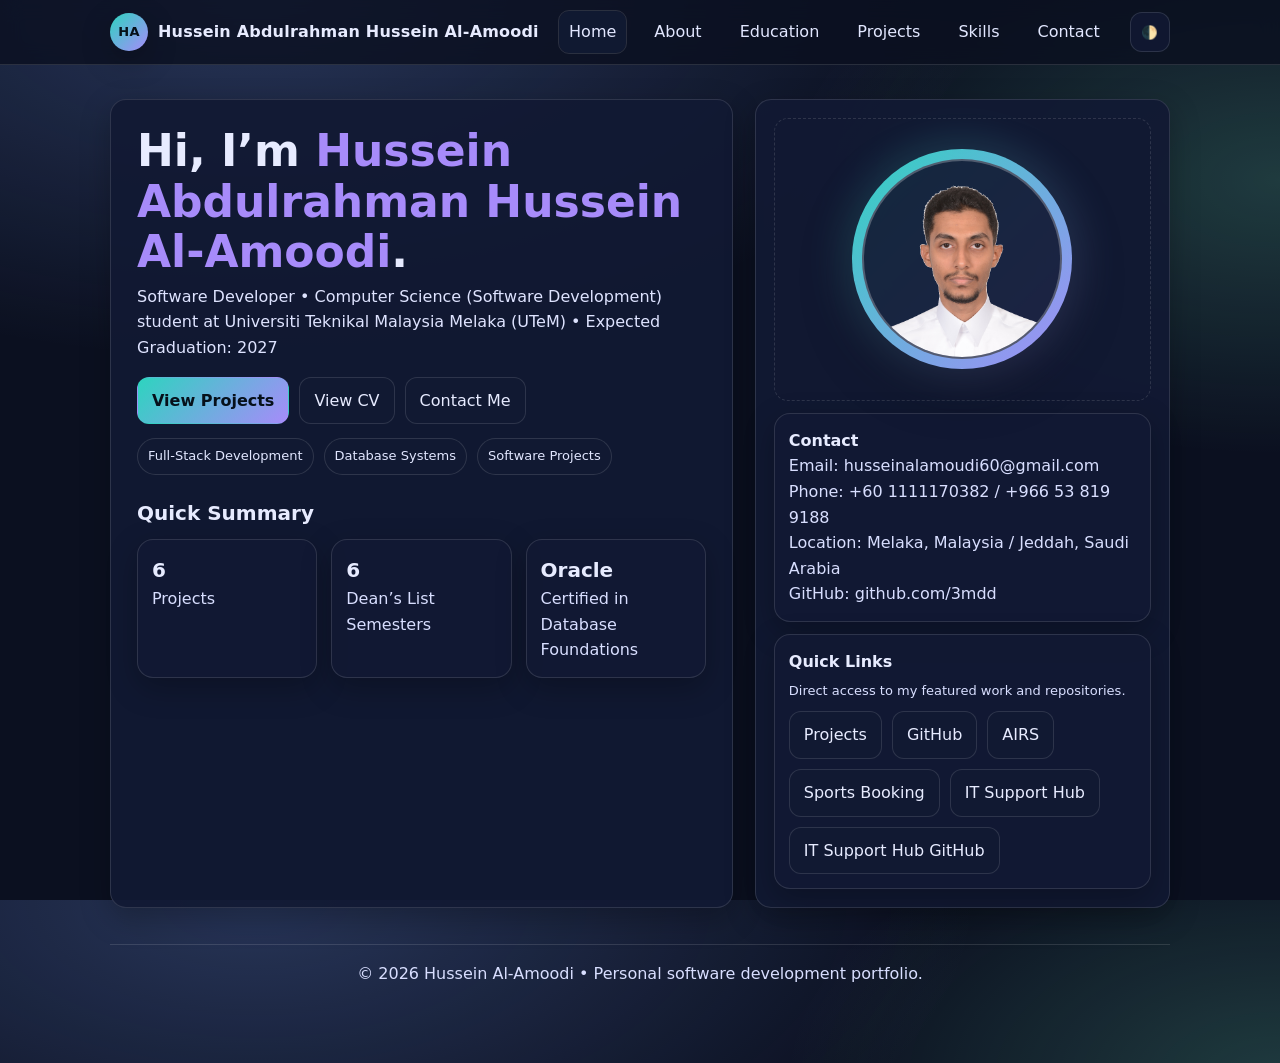
<file: index.html>
<!doctype html>
<html lang="en" data-theme="dark">
<head>
  <meta charset="utf-8" />
  <meta name="viewport" content="width=device-width, initial-scale=1" />
  <title>Home | Portfolio</title>
  <meta name="description" content="Portfolio home page." />
  <link rel="stylesheet" href="style.css" />
</head>
<body>

<header>
  <div class="container nav">
    <a class="brand" href="index.html">
      <span class="badge" aria-hidden="true">HA</span>
      <span>Hussein Abdulrahman Hussein Al-Amoodi</span>
    </a>

    <nav class="navlinks" aria-label="Primary">
      <a class="active" href="index.html">Home</a>
      <a class="" href="about.html">About</a>
      <a class="" href="education.html">Education</a>
      <a class="" href="projects.html">Projects</a>
      <a class="" href="skills.html">Skills</a>
      <a class="" href="contact.html">Contact</a>
    </nav>

    <div class="actions">
      <button class="btn iconbtn hamburger" data-action="menu" aria-label="Menu">☰</button>
      <button class="btn iconbtn" data-action="theme" aria-label="Toggle theme">🌓</button>
    </div>
  </div>
</header>

<main>
  <div class="container">

    <section class="hero">
      <div class="card left">
        <h1>Hi, I’m <span style="color:var(--brand2)">Hussein Abdulrahman Hussein Al-Amoodi</span>.</h1>
        <p class="muted">Software Developer • Computer Science (Software Development) student at Universiti Teknikal Malaysia Melaka (UTeM) • Expected Graduation: 2027</p>

        <div style="display:flex; gap:10px; flex-wrap:wrap; margin-top:10px">
          <a class="btn primary" href="projects.html">View Projects</a>
          <a class="btn" href="assets/Hussein Al-Amoodi_SA_CV.pdf" target="_blank" rel="noopener">View CV</a>
          <a class="btn" href="contact.html">Contact Me</a>
        </div>

        <div class="pills">
          <span class="pill">Full-Stack Development</span>
          <span class="pill">Database Systems</span>
          <span class="pill">Software Projects</span>
        </div>

        <div class="section">
          <h2>Quick Summary</h2>
          <div class="grid">
            <div class="card small">
              <div class="kpi">6</div>
              <div class="muted">Projects</div>
            </div>
            <div class="card small">
              <div class="kpi">6</div>
              <div class="muted">Dean’s List Semesters</div>
            </div>
            <div class="card small">
              <div class="kpi">Oracle</div>
              <div class="muted">Certified in Database Foundations</div>
            </div>
          </div>
        </div>
      </div>

      <div class="card right">
        <div class="photo">
          <div class="avatarWrap">
            <img class="avatarImg" src="assets/me.png" alt="Hussein Al-Amoodi" />
          </div>
        </div>

        <div class="card small">
          <div style="font-weight:800">Contact</div>
          <div class="muted">
            Email: husseinalamoudi60@gmail.com<br/>
            Phone: +60 1111170382 / +966 53 819 9188<br/>
            Location: Melaka, Malaysia / Jeddah, Saudi Arabia<br/>
            GitHub: <a href="https://github.com/3mdd" target="_blank" rel="noopener">github.com/3mdd</a>
          </div>
        </div>

        <div class="card small">
          <div style="font-weight:800">Quick Links</div>
          <div class="help" style="margin-top:6px">Direct access to my featured work and repositories.</div>

          <div style="display:flex; gap:10px; flex-wrap:wrap; margin-top:10px">
            <a class="btn" href="projects.html">Projects</a>
            <a class="btn" href="https://github.com/3mdd" target="_blank" rel="noopener">GitHub</a>
            <a class="btn" href="https://github.com/3mdd/AIRS" target="_blank" rel="noopener">AIRS</a>
            <a class="btn" href="https://github.com/3mdd/sports-booking-platform" target="_blank" rel="noopener">Sports Booking</a>
            <a class="btn" href="project-detail.html#it-support-hub">IT Support Hub</a>
            <a class="btn" href="https://github.com/3mdd/it-support-hub" target="_blank" rel="noopener">IT Support Hub GitHub</a>
          </div>
        </div>
      </div>
    </section>

    <div class="footer">© <span id="y"></span> Hussein Al-Amoodi • Personal software development portfolio.</div>
  </div>
</main>
<button id="backToTop" class="btn backToTop" aria-label="Back to top">↑</button>

<script src="script.js"></script>
<script>document.getElementById('y').textContent = new Date().getFullYear();</script>
</body>
</html>
</file>
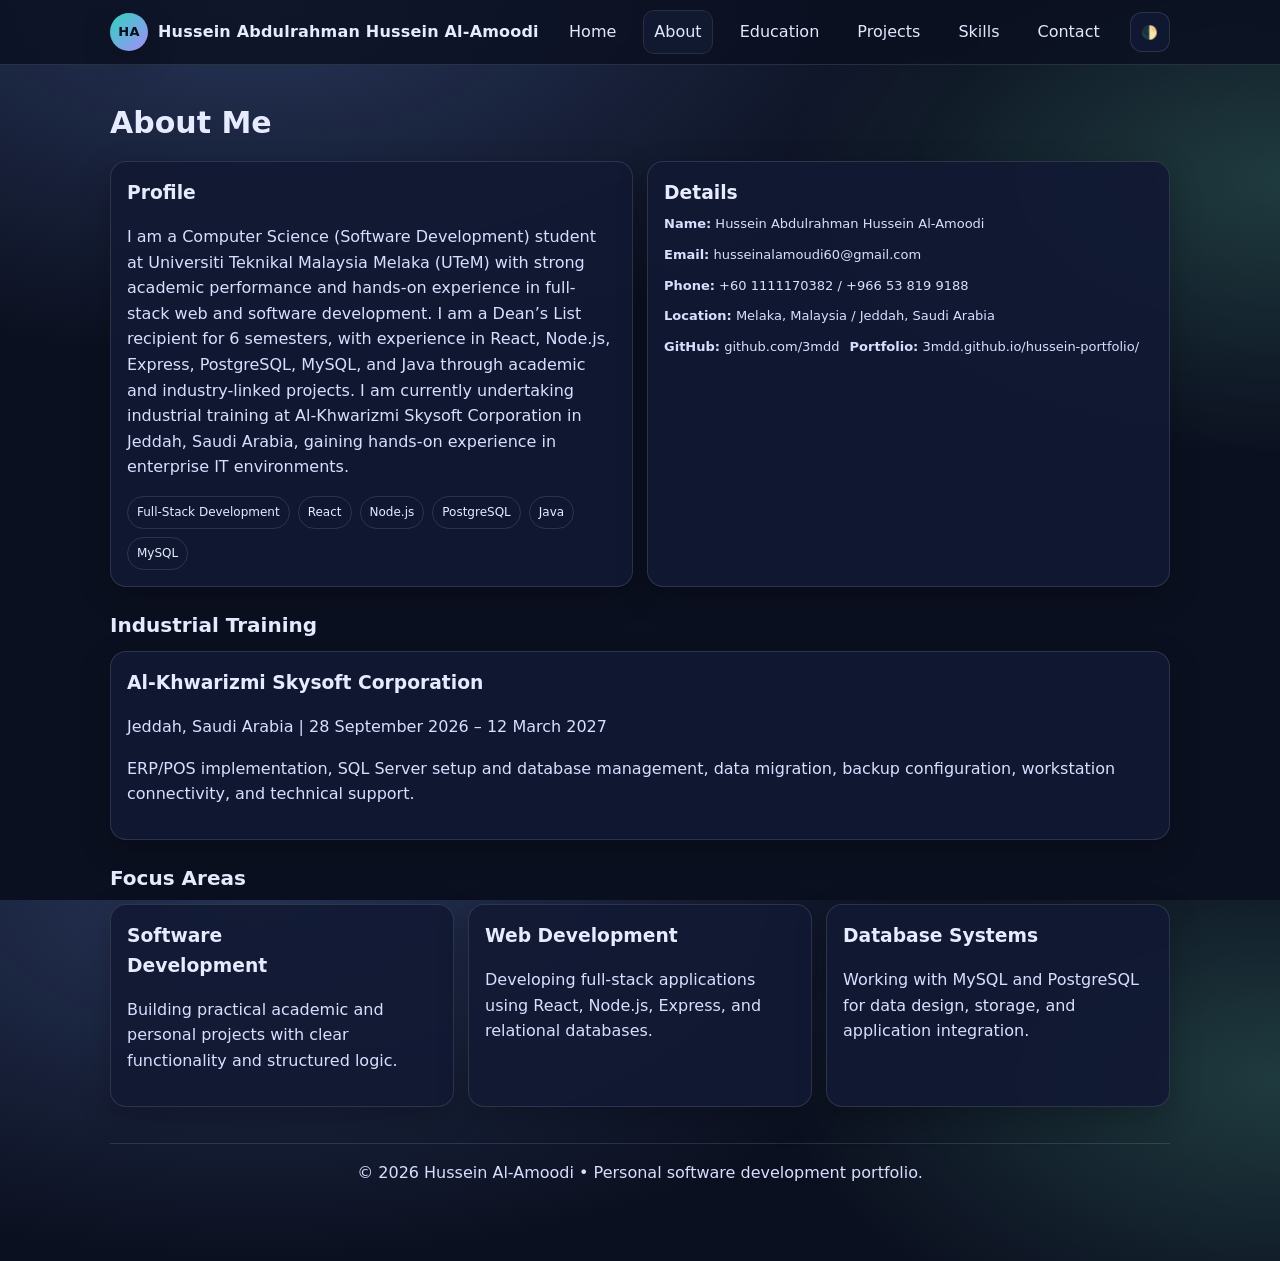
<file: about.html>
<!doctype html>
<html lang="en" data-theme="dark">
<head>
  <meta charset="utf-8" />
  <meta name="viewport" content="width=device-width, initial-scale=1" />
  <title>About | Portfolio</title>
  <meta name="description" content="About page." />
  <link rel="stylesheet" href="style.css" />
</head>
<body>

<header>
  <div class="container nav">
    <a class="brand" href="index.html">
      <span class="badge" aria-hidden="true">HA</span>
      <span>Hussein Abdulrahman Hussein Al-Amoodi</span>
    </a>

    <nav class="navlinks" aria-label="Primary">
      <a class="" href="index.html">Home</a>
      <a class="active" href="about.html">About</a>
      <a class="" href="education.html">Education</a>
      <a class="" href="projects.html">Projects</a>
      <a class="" href="skills.html">Skills</a>
      <a class="" href="contact.html">Contact</a>
    </nav>

    <div class="actions">
      <button class="btn iconbtn hamburger" data-action="menu" aria-label="Menu">☰</button>
      <button class="btn iconbtn" data-action="theme" aria-label="Toggle theme">🌓</button>
    </div>
  </div>
</header>

<main>
  <div class="container">

    <div class="pagehead">
      <div>
        <h1>About Me</h1>
      </div>
    </div>

    <div class="two">
      <div class="card item">
        <h3>Profile</h3>
        <p class="muted">
          I am a Computer Science (Software Development) student at Universiti Teknikal Malaysia Melaka (UTeM) with strong academic performance and hands-on experience in full-stack web and software development. I am a Dean’s List recipient for 6 semesters, with experience in React, Node.js, Express, PostgreSQL, MySQL, and Java through academic and industry-linked projects. I am currently undertaking industrial training at Al-Khwarizmi Skysoft Corporation in Jeddah, Saudi Arabia, gaining hands-on experience in enterprise IT environments.
        </p>
        <div class="tags">
          <span class="tag">Full-Stack Development</span>
          <span class="tag">React</span>
          <span class="tag">Node.js</span>
          <span class="tag">PostgreSQL</span>
          <span class="tag">Java</span>
          <span class="tag">MySQL</span>
        </div>
      </div>

      <div class="card item">
        <h3>Details</h3>
        <div class="meta">
          <div><b>Name:</b> Hussein Abdulrahman Hussein Al-Amoodi</div>
          <div><b>Email:</b> husseinalamoudi60@gmail.com</div>
          <div><b>Phone:</b> +60 1111170382 / +966 53 819 9188</div>
          <div><b>Location:</b> Melaka, Malaysia / Jeddah, Saudi Arabia</div>
          <div><b>GitHub:</b> <a href="https://github.com/3mdd" target="_blank" rel="noopener">github.com/3mdd</a></div>
          <div><b>Portfolio:</b> <a href="https://3mdd.github.io/hussein-portfolio/" target="_blank" rel="noopener">3mdd.github.io/hussein-portfolio/</a></div>
        </div>
      </div>
    </div>

    <div class="section">
      <h2>Industrial Training</h2>
      <div class="card item">
        <h3>Al-Khwarizmi Skysoft Corporation</h3>
        <p class="muted">Jeddah, Saudi Arabia | 28 September 2026 – 12 March 2027</p>
        <p class="muted">ERP/POS implementation, SQL Server setup and database management, data migration, backup configuration, workstation connectivity, and technical support.</p>
      </div>
    </div>

    <div class="section">
      <h2>Focus Areas</h2>
      <div class="three">
        <div class="card item">
          <h3>Software Development</h3>
          <p class="muted">Building practical academic and personal projects with clear functionality and structured logic.</p>
        </div>
        <div class="card item">
          <h3>Web Development</h3>
          <p class="muted">Developing full-stack applications using React, Node.js, Express, and relational databases.</p>
        </div>
        <div class="card item">
          <h3>Database Systems</h3>
          <p class="muted">Working with MySQL and PostgreSQL for data design, storage, and application integration.</p>
        </div>
      </div>
    </div>

    <div class="footer">© <span id="y"></span> Hussein Al-Amoodi • Personal software development portfolio.</div>
  </div>
</main>
<button id="backToTop" class="btn backToTop" aria-label="Back to top">↑</button>

<script src="script.js"></script>
<script>document.getElementById('y').textContent = new Date().getFullYear();</script>
</body>
</html>
</file>
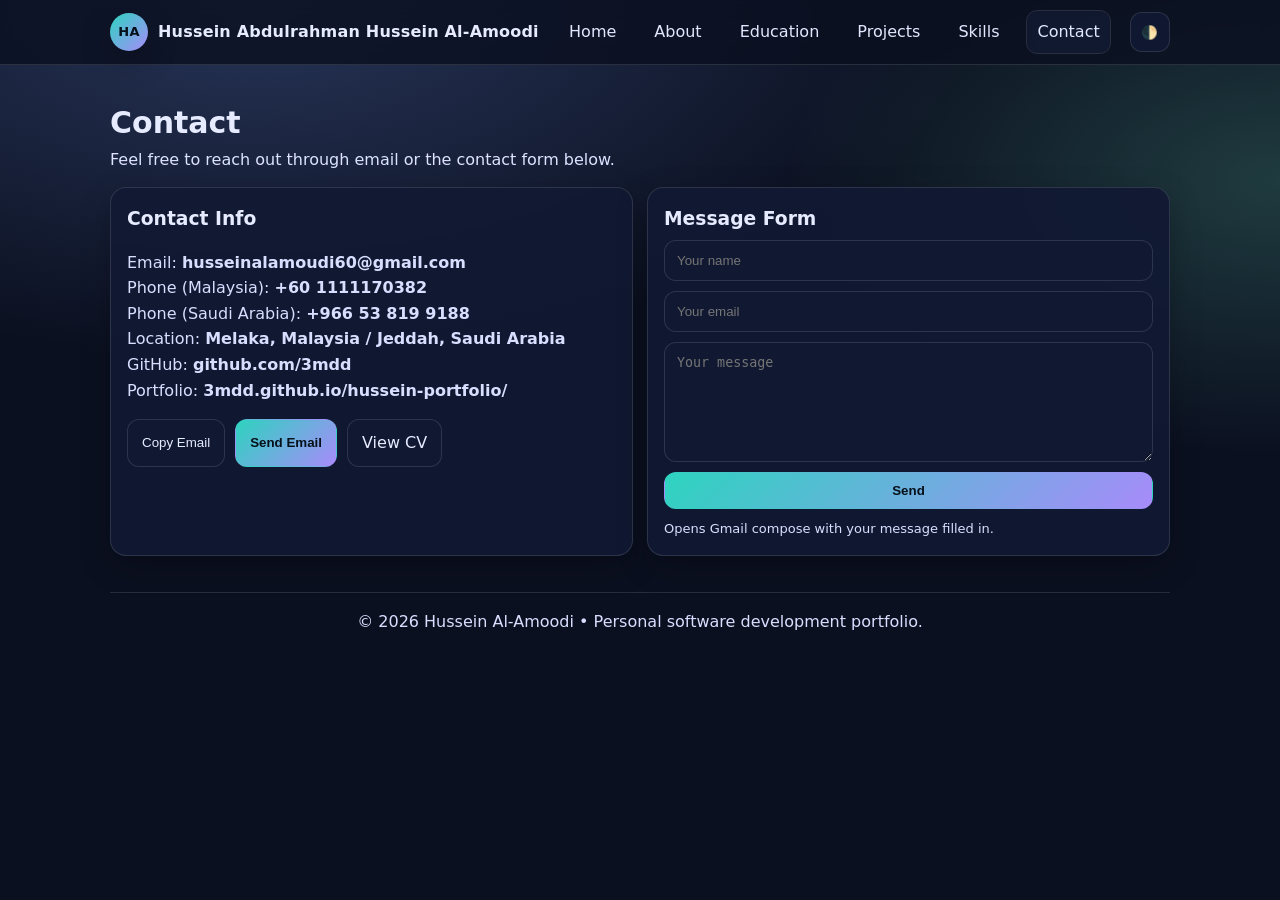
<file: contact.html>
<!doctype html>
<html lang="en" data-theme="dark">
<head>
  <meta charset="utf-8" />
  <meta name="viewport" content="width=device-width, initial-scale=1" />
  <title>Contact | Portfolio</title>
  <meta name="description" content="Contact page." />
  <link rel="stylesheet" href="style.css" />
</head>
<body>

<header>
  <div class="container nav">
    <a class="brand" href="index.html">
      <span class="badge" aria-hidden="true">HA</span>
      <span>Hussein Abdulrahman Hussein Al-Amoodi</span>
    </a>

    <nav class="navlinks" aria-label="Primary">
      <a href="index.html">Home</a>
      <a href="about.html">About</a>
      <a href="education.html">Education</a>
      <a href="projects.html">Projects</a>
      <a href="skills.html">Skills</a>
      <a class="active" href="contact.html">Contact</a>
    </nav>

    <div class="actions">
      <button class="btn iconbtn hamburger" data-action="menu" aria-label="Menu">☰</button>
      <button class="btn iconbtn" data-action="theme" aria-label="Toggle theme">🌓</button>
    </div>
  </div>
</header>

<main>
  <div class="container">

    <div class="pagehead">
      <div>
        <h1>Contact</h1>
        <p class="muted">Feel free to reach out through email or the contact form below.</p>
      </div>
    </div>

    <div class="two">
      <div class="card item">
        <h3>Contact Info</h3>
        <p class="muted">
          Email: <b id="myEmail">husseinalamoudi60@gmail.com</b><br/>
          Phone (Malaysia): <b>+60 1111170382</b><br/>
          Phone (Saudi Arabia): <b>+966 53 819 9188</b><br/>
          Location: <b>Melaka, Malaysia / Jeddah, Saudi Arabia</b><br/>
          GitHub: <b><a href="https://github.com/3mdd" target="_blank" rel="noopener">github.com/3mdd</a></b><br/>
          Portfolio: <b><a href="https://3mdd.github.io/hussein-portfolio/" target="_blank" rel="noopener">3mdd.github.io/hussein-portfolio/</a></b>
        </p>

        <div style="display:flex; gap:10px; flex-wrap:wrap; margin-top:10px">
          <button class="btn" type="button" id="copyBtn">Copy Email</button>
          <button class="btn primary" type="button" id="gmailBtn">Send Email</button>
          <a class="btn" href="assets/Hussein Al-Amoodi_SA_CV.pdf" target="_blank" rel="noopener">View CV</a>
        </div>
      </div>

      <div class="card item">
        <h3>Message Form</h3>

        <form class="form" id="contactForm">
          <input id="fromName" type="text" placeholder="Your name" required />
          <input id="fromEmail" type="email" placeholder="Your email" required />
          <textarea id="message" placeholder="Your message" required></textarea>
          <button class="btn primary" type="submit">Send</button>
          <div class="help">Opens Gmail compose with your message filled in.</div>
        </form>
      </div>
    </div>

    <div class="footer">© <span id="y"></span> Hussein Al-Amoodi • Personal software development portfolio.</div>
  </div>
</main>

<script src="script.js"></script>

<script>
  document.getElementById('y').textContent = new Date().getFullYear();

  const TO = "husseinalamoudi60@gmail.com";

  function openGmail(subject, body){
    const url =
      "https://mail.google.com/mail/?view=cm&fs=1" +
      "&to=" + encodeURIComponent(TO) +
      "&su=" + encodeURIComponent(subject) +
      "&body=" + encodeURIComponent(body);
    window.open(url, "_blank");
  }

  document.getElementById("gmailBtn").addEventListener("click", () => {
    openGmail("Portfolio Contact", "Hi Hussein,\n\n");
  });

  document.getElementById("contactForm").addEventListener("submit", (e) => {
    e.preventDefault();

    const name = document.getElementById("fromName").value.trim();
    const from = document.getElementById("fromEmail").value.trim();
    const msg  = document.getElementById("message").value.trim();

    const subject = "Portfolio Message from " + (name || "Visitor");
    const body =
      "Name: " + name + "\n" +
      "Email: " + from + "\n\n" +
      "Message:\n" + msg + "\n";

    openGmail(subject, body);
  });

  document.getElementById("copyBtn").addEventListener("click", async () => {
    try{
      await navigator.clipboard.writeText(TO);
      document.getElementById("copyBtn").textContent = "Copied!";
      setTimeout(()=> document.getElementById("copyBtn").textContent = "Copy Email", 1200);
    }catch(e){
      alert("Email: " + TO);
    }
  });
</script>

</body>
</html>
</file>
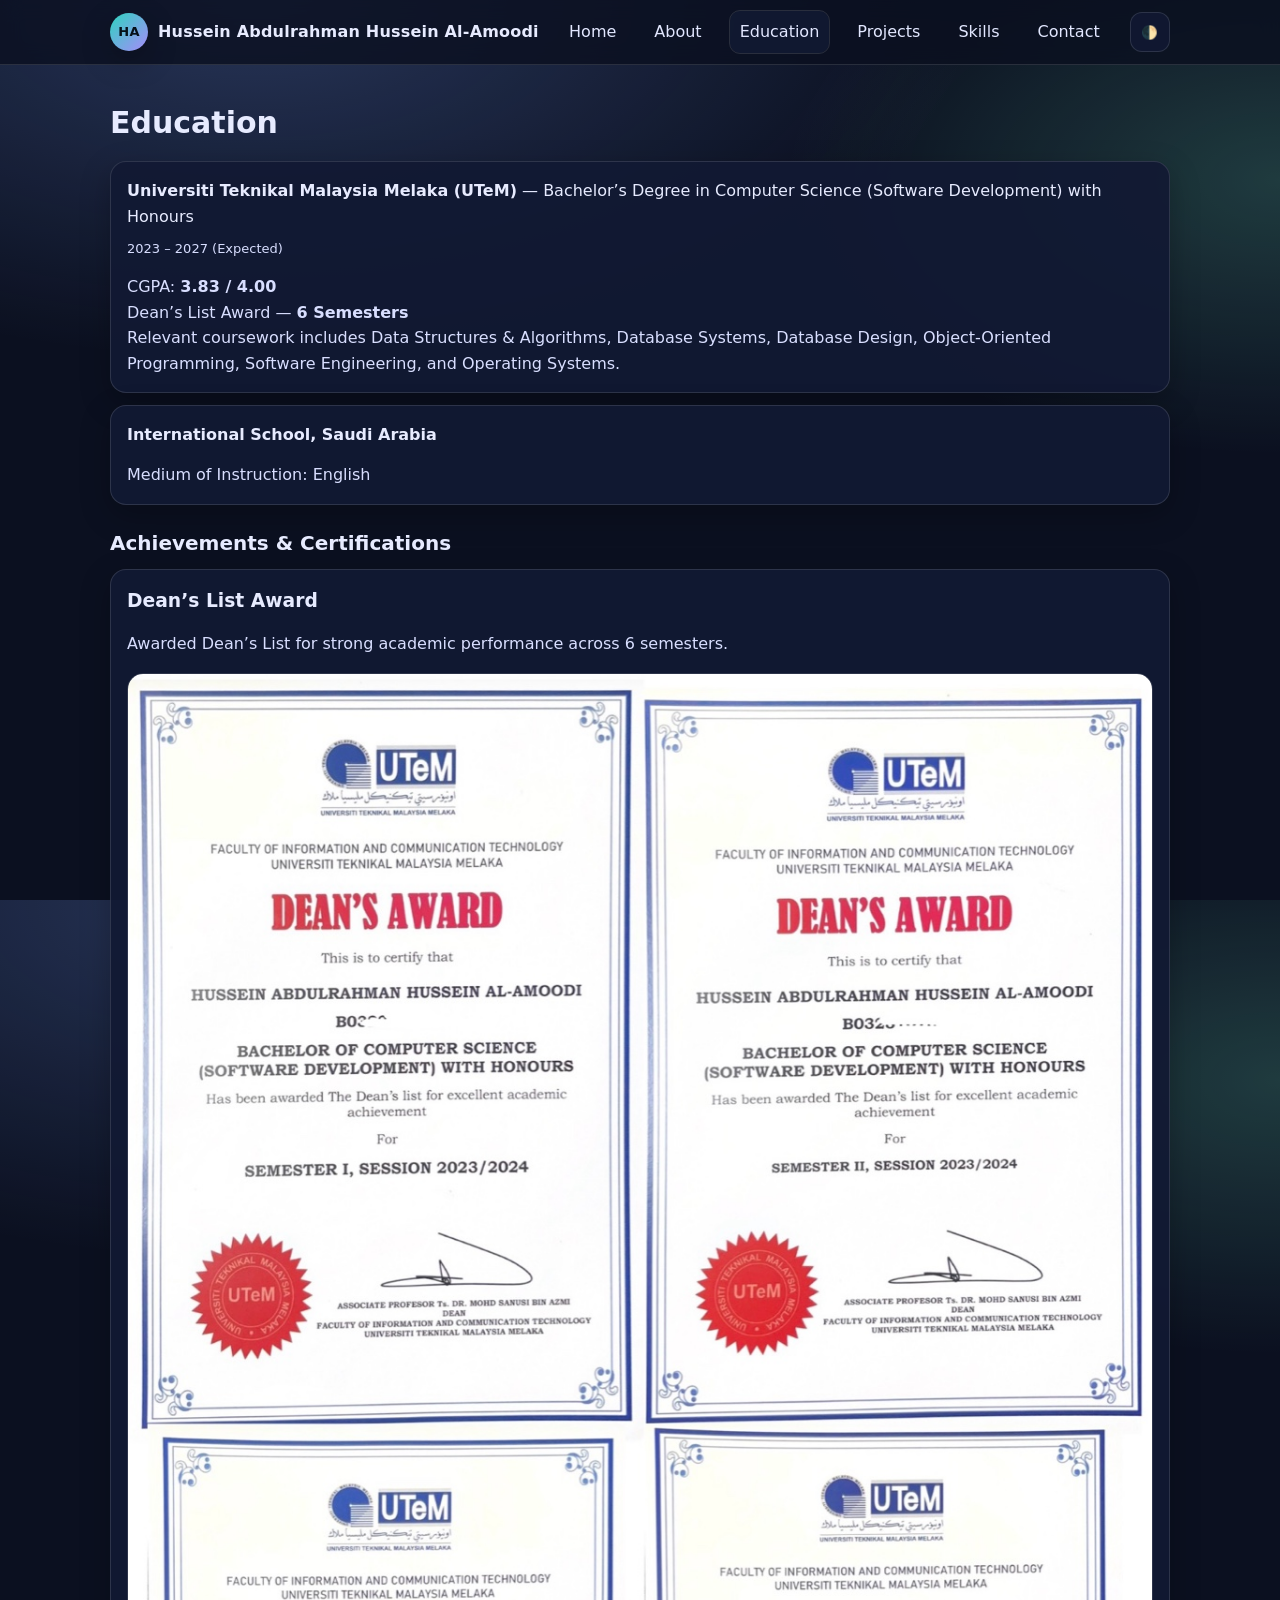
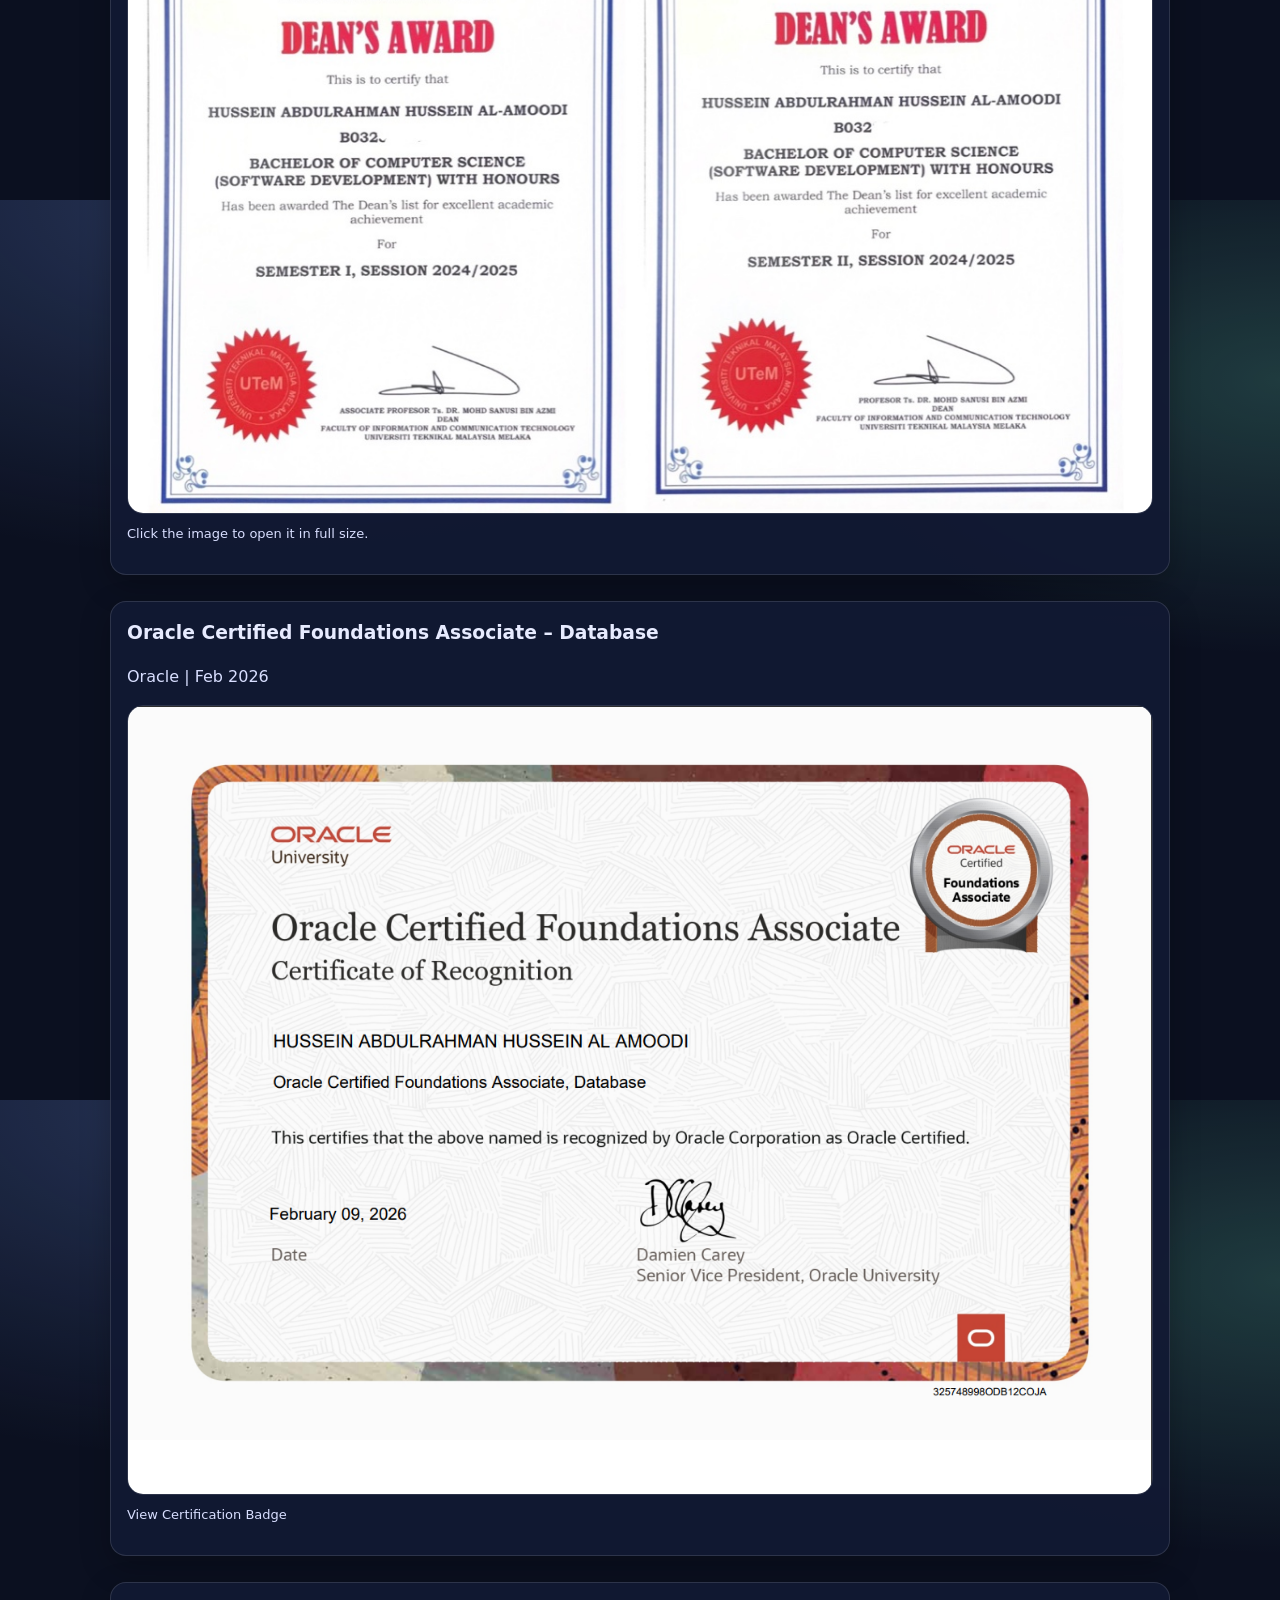
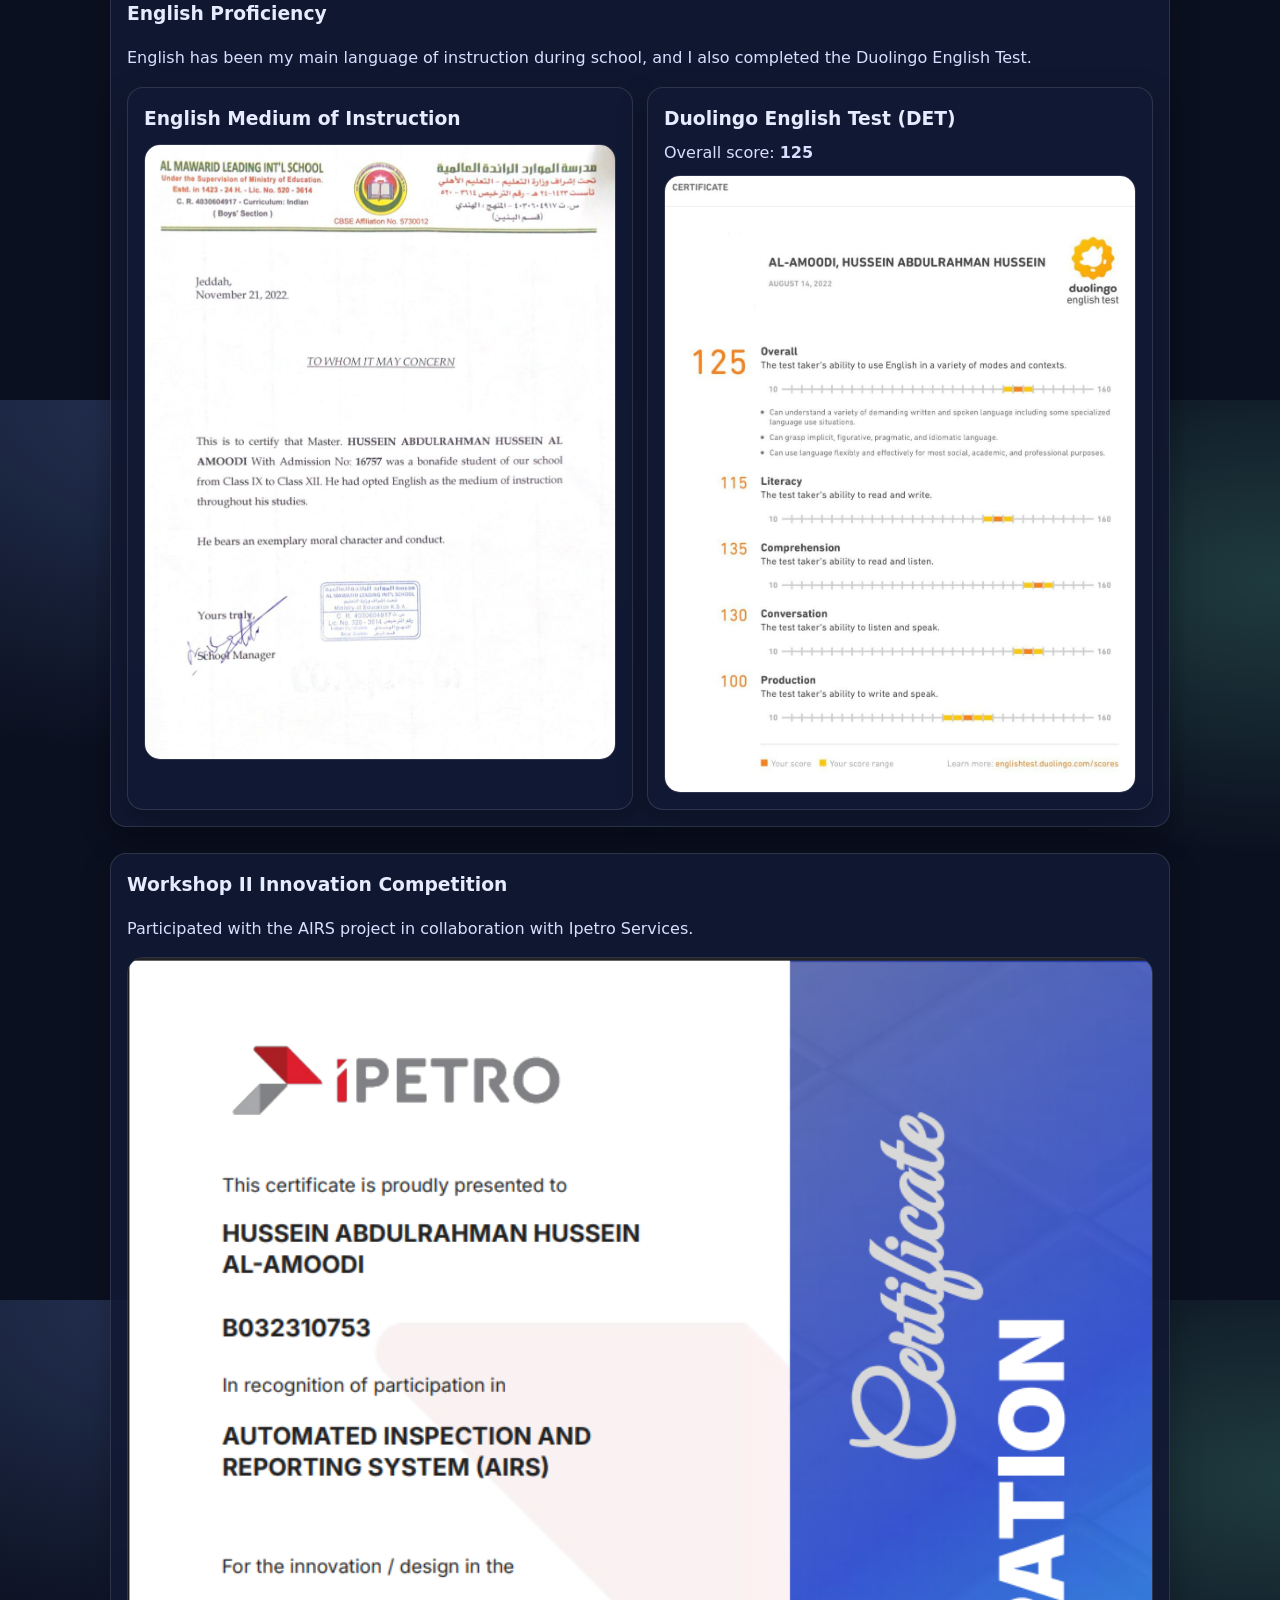
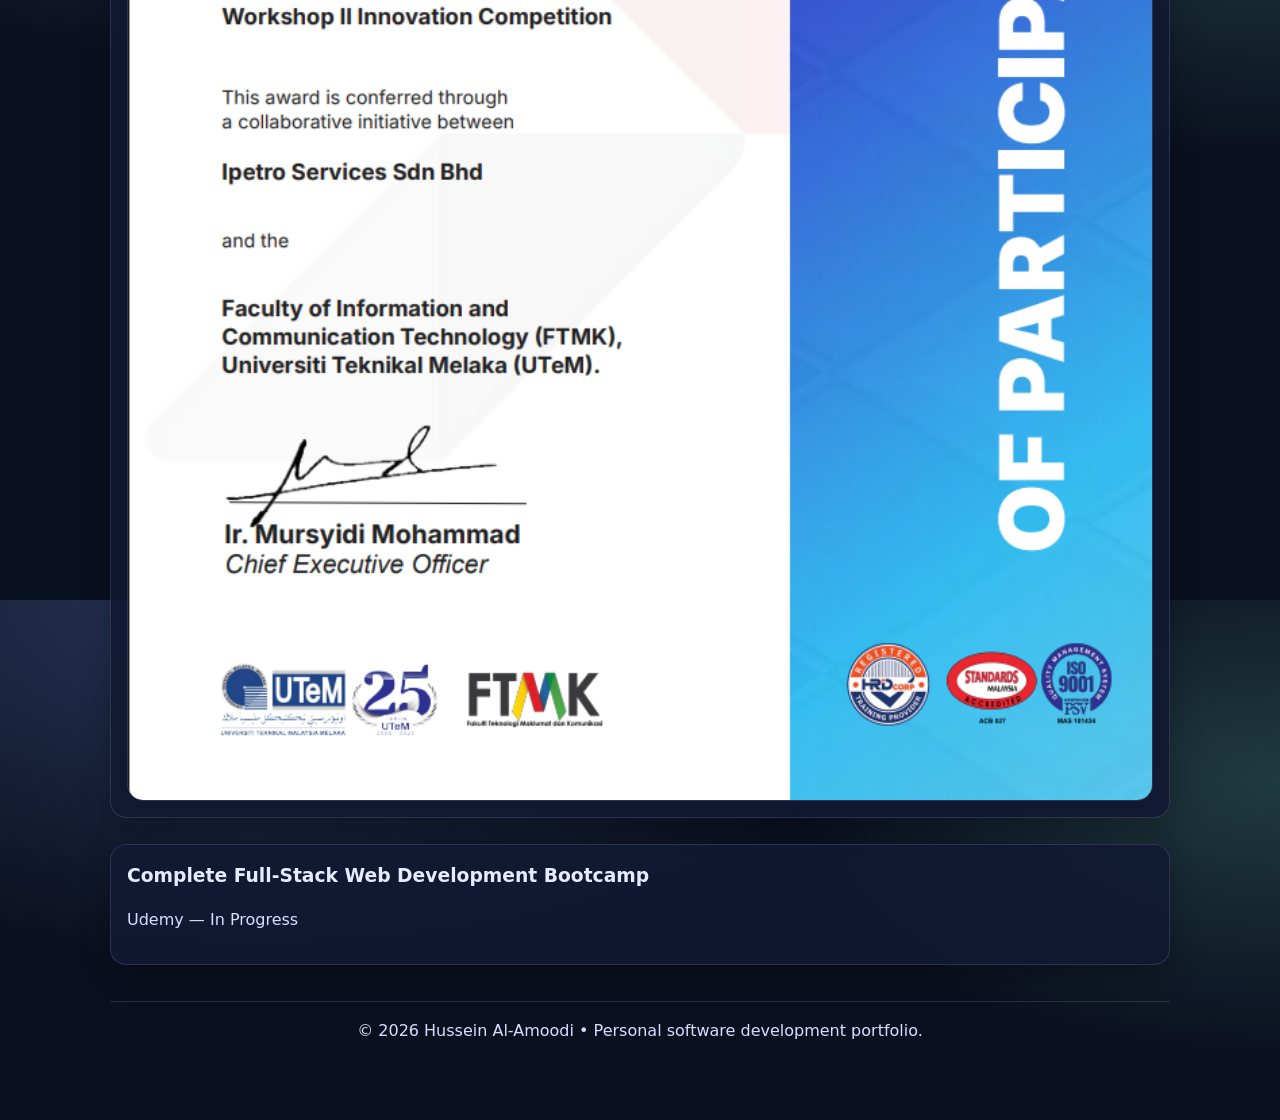
<file: education.html>
<!doctype html>
<html lang="en" data-theme="dark">
<head>
  <meta charset="utf-8" />
  <meta name="viewport" content="width=device-width, initial-scale=1" />
  <title>Education | Portfolio</title>
  <meta name="description" content="Education page." />
  <link rel="stylesheet" href="style.css" />
</head>
<body>

<header>
  <div class="container nav">
    <a class="brand" href="index.html">
      <span class="badge" aria-hidden="true">HA</span>
      <span>Hussein Abdulrahman Hussein Al-Amoodi</span>
    </a>

    <nav class="navlinks" aria-label="Primary">
      <a class="" href="index.html">Home</a>
      <a class="" href="about.html">About</a>
      <a class="active" href="education.html">Education</a>
      <a class="" href="projects.html">Projects</a>
      <a class="" href="skills.html">Skills</a>
      <a class="" href="contact.html">Contact</a>
    </nav>

    <div class="actions">
      <button class="btn iconbtn hamburger" data-action="menu" aria-label="Menu">☰</button>
      <button class="btn iconbtn" data-action="theme" aria-label="Toggle theme">🌓</button>
    </div>
  </div>
</header>

<main>
  <div class="container">

    <div class="pagehead">
      <div>
        <h1>Education</h1>
      </div>
    </div>

    <div class="timeline">
      <div class="card trow">
        <div class="top">
          <div><b>Universiti Teknikal Malaysia Melaka (UTeM)</b> — Bachelor’s Degree in Computer Science (Software Development) with Honours</div>
          <div class="when">2023 – 2027 (Expected)</div>
        </div>
        <div class="muted" style="margin-top:8px">
          CGPA: <b>3.83 / 4.00</b><br/>
          Dean’s List Award — <b>6 Semesters</b><br/>
          Relevant coursework includes Data Structures & Algorithms, Database Systems, Database Design, Object-Oriented Programming, Software Engineering, and Operating Systems.
        </div>
      </div>

      <div class="card trow">
        <div class="top">
          <div><b>International School, Saudi Arabia</b></div>
        </div>
        <div class="muted" style="margin-top:8px">
          Medium of Instruction: English
        </div>
      </div>
    </div>

    <div class="section">
      <h2>Achievements & Certifications</h2>
      <div class="list">

        <div class="card item">
          <h3>Dean’s List Award</h3>
          <p class="muted">Awarded Dean’s List for strong academic performance across 6 semesters.</p>
          <div style="margin-top:12px; border-radius:16px; overflow:hidden; border:1px solid var(--line);">
            <a href="assets/deans_list_sem1-4.jpg" target="_blank" rel="noopener">
              <img src="assets/deans_list_sem1-4.jpg" alt="Dean's List certificates collage" style="width:100%; display:block"/>
            </a>
          </div>
          <p class="help" style="margin-top:10px">Click the image to open it in full size.</p>
        </div>

        <div class="card item" style="margin-top:14px">
          <h3>Oracle Certified Foundations Associate – Database</h3>
          <p class="muted">Oracle | Feb 2026</p>
          <div style="margin-top:12px; border-radius:16px; overflow:hidden; border:1px solid var(--line);">
            <a href="assets/oracle.png" target="_blank" rel="noopener">
              <img src="assets/oracle.png" alt="Oracle Certified Foundations Associate - Database" style="width:100%; display:block"/>
            </a>
          </div>
          <p class="help" style="margin-top:10px">
            <a href="https://catalog-education.oracle.com/ords/certview/sharebadge?id=3FC80000DB9B1DDAAC9C9AEF6938BBB1E4D011A4527C803473FD349C7718FEBA" target="_blank" rel="noopener">View Certification Badge</a>
          </p>
        </div>

        <div class="card item" style="margin-top:14px">
          <h3>English Proficiency</h3>
          <p class="muted">
            English has been my main language of instruction during school, and I also completed the Duolingo English Test.
          </p>

          <div class="two" style="margin-top:12px">
            <div class="card item">
              <h3 style="margin-top:0">English Medium of Instruction</h3>
              <div style="margin-top:10px; border-radius:16px; overflow:hidden; border:1px solid var(--line);">
                <a href="assets/english-medium.jpeg" target="_blank" rel="noopener">
                  <img src="assets/english-medium.jpeg" alt="English medium of instruction certificate" style="width:100%; display:block">
                </a>
              </div>
            </div>

            <div class="card item">
              <h3 style="margin-top:0">Duolingo English Test (DET)</h3>
              <p class="muted" style="margin-top:6px; margin-bottom:10px">
                Overall score: <b>125</b>
              </p>
              <div style="border-radius:16px; overflow:hidden; border:1px solid var(--line);">
                <a href="assets/duolingo-125.jpeg" target="_blank" rel="noopener">
                  <img src="assets/duolingo-125.jpeg" alt="Duolingo English Test score 125" style="width:100%; display:block">
                </a>
              </div>
            </div>
          </div>
        </div>

        <div class="card item" style="margin-top:14px">
          <h3>Workshop II Innovation Competition</h3>
          <p class="muted">Participated with the AIRS project in collaboration with Ipetro Services.</p>
          <div style="margin-top:12px; border-radius:16px; overflow:hidden; border:1px solid var(--line);">
            <a href="assets/ipetro.png" target="_blank" rel="noopener">
              <img src="assets/ipetro.png" alt="Workshop II Innovation Competition - AIRS Project with Ipetro Services" style="width:100%; display:block"/>
            </a>
          </div>
        </div>

        <div class="card item" style="margin-top:14px">
          <h3>Complete Full-Stack Web Development Bootcamp</h3>
          <p class="muted">Udemy — In Progress</p>
        </div>

      </div>
    </div>

    <div class="footer">© <span id="y"></span> Hussein Al-Amoodi • Personal software development portfolio.</div>
  </div>
</main>
<button id="backToTop" class="btn backToTop" aria-label="Back to top">↑</button>

<script src="script.js"></script>
<script>document.getElementById('y').textContent = new Date().getFullYear();</script>
</body>
</html>
</file>
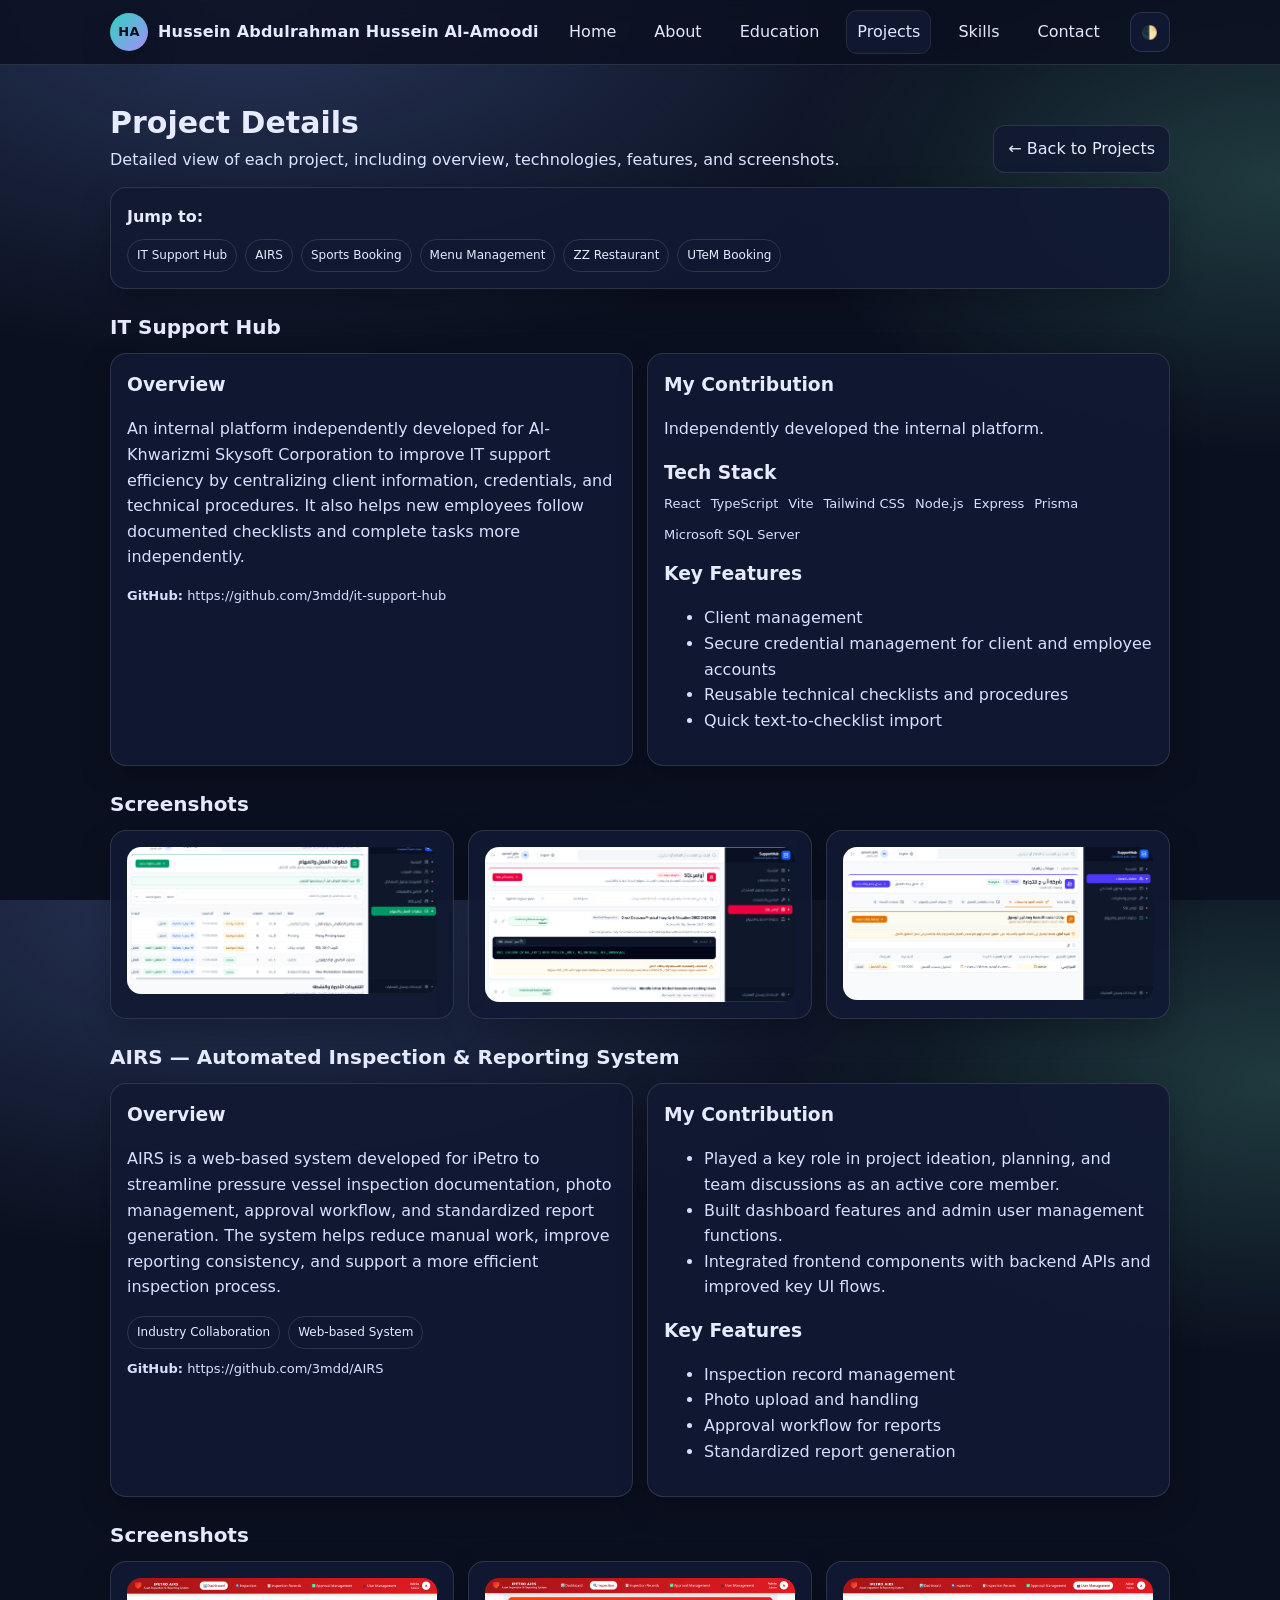
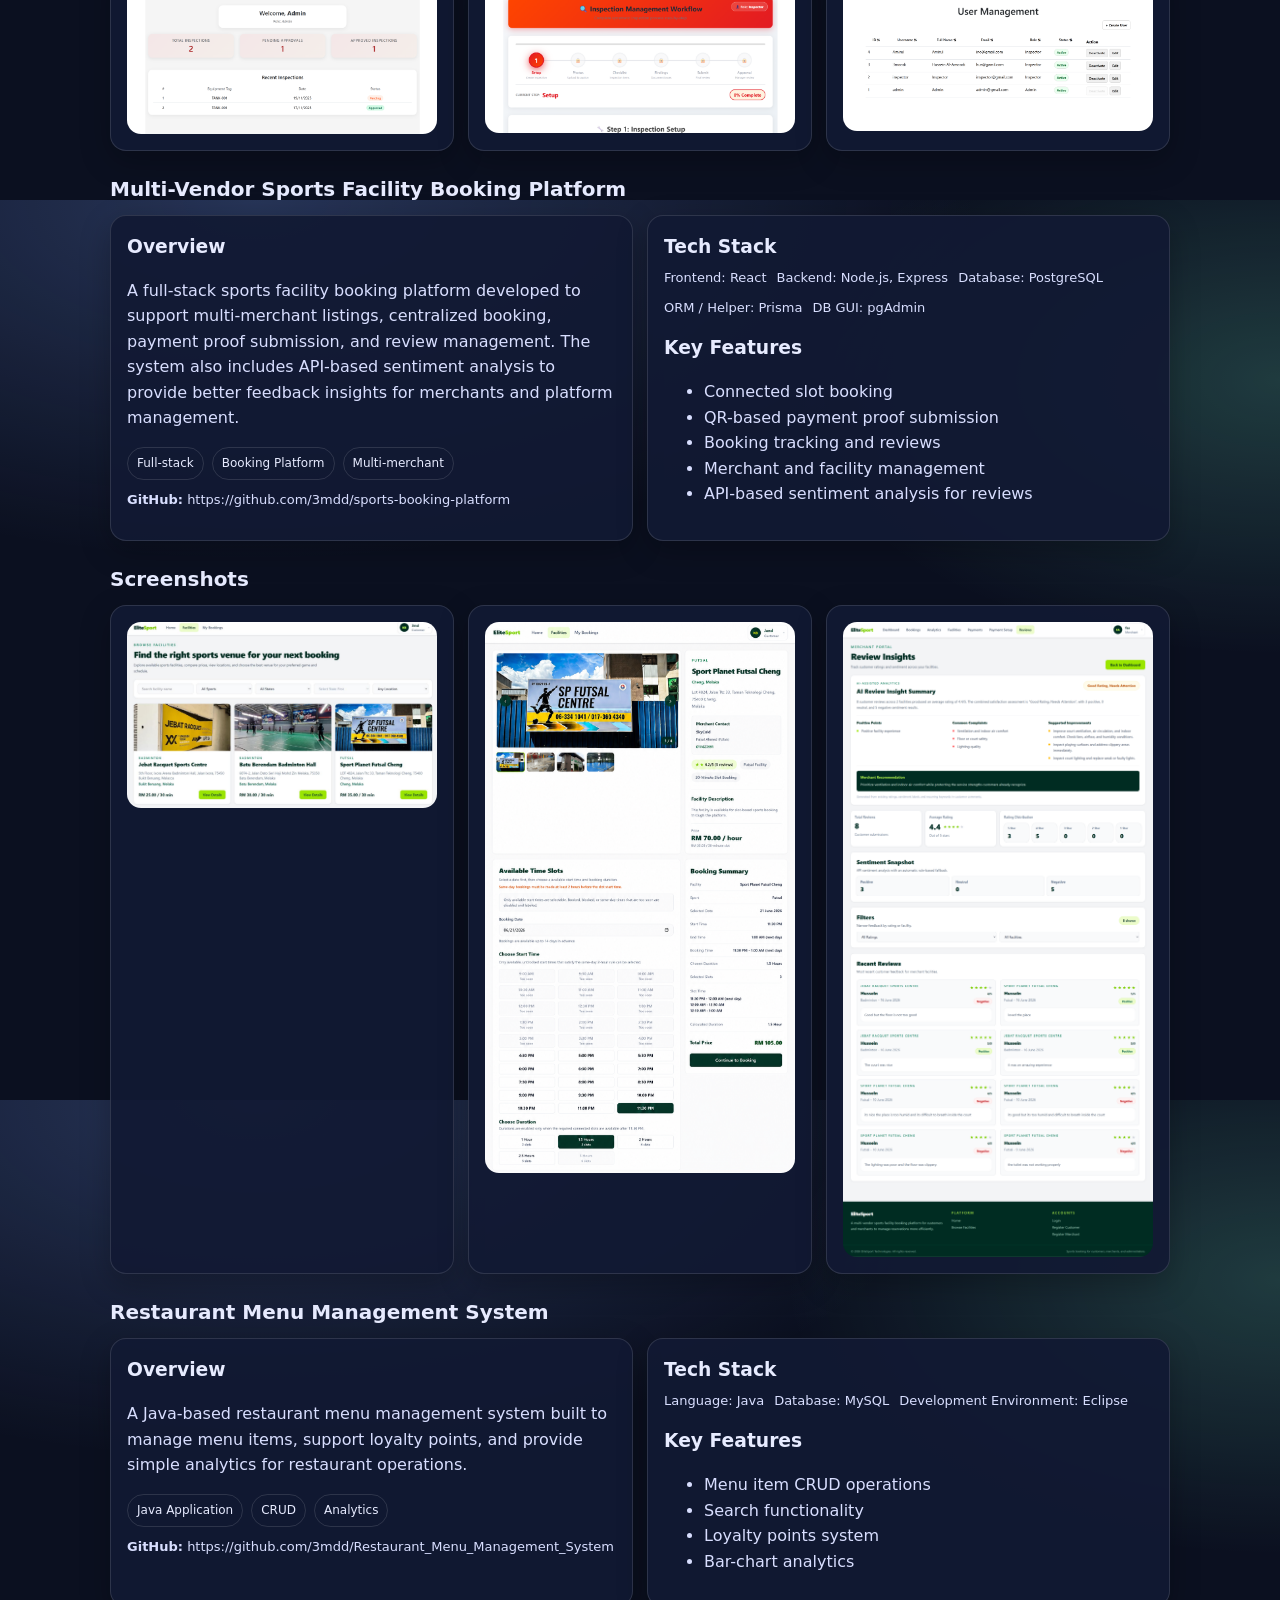
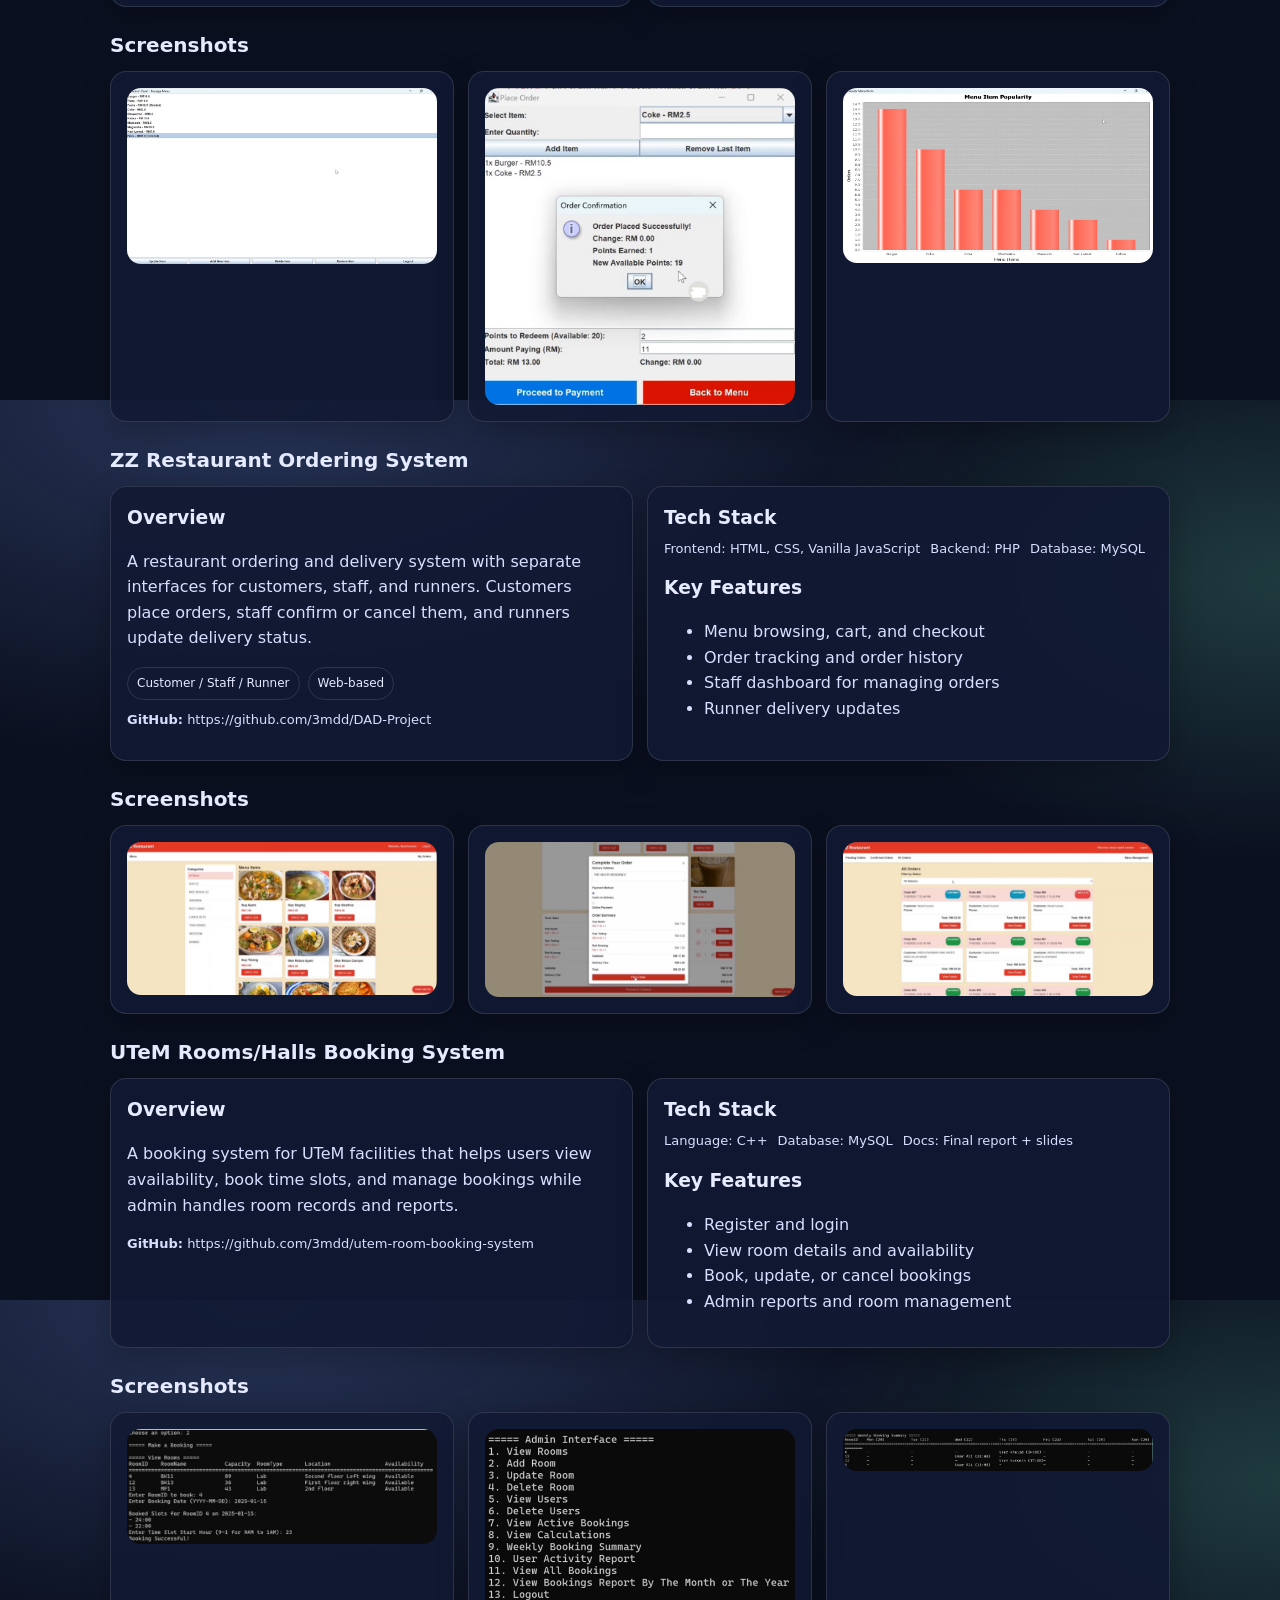
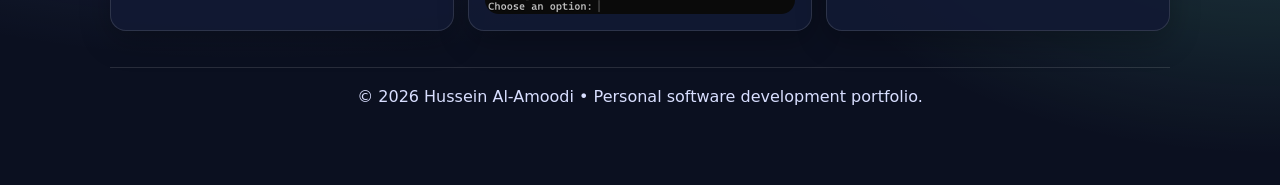
<file: project-detail.html>
<!doctype html>
<html lang="en" data-theme="dark">
<head>
  <meta charset="utf-8" />
  <meta name="viewport" content="width=device-width, initial-scale=1" />
  <title>Project Detail | Portfolio</title>
  <meta name="description" content="Project detail page." />
  <link rel="stylesheet" href="style.css" />
</head>
<body>

<header>
  <div class="container nav">
    <a class="brand" href="index.html">
      <span class="badge" aria-hidden="true">HA</span>
      <span>Hussein Abdulrahman Hussein Al-Amoodi</span>
    </a>

    <nav class="navlinks" aria-label="Primary">
      <a class="" href="index.html">Home</a>
      <a class="" href="about.html">About</a>
      <a class="" href="education.html">Education</a>
      <a class="active" href="projects.html">Projects</a>
      <a class="" href="skills.html">Skills</a>
      <a class="" href="contact.html">Contact</a>
    </nav>

    <div class="actions">
      <button class="btn iconbtn hamburger" data-action="menu" aria-label="Menu">☰</button>
      <button class="btn iconbtn" data-action="theme" aria-label="Toggle theme">🌓</button>
    </div>
  </div>
</header>

<main>
  <div class="container">

    <div class="pagehead">
      <div>
        <h1>Project Details</h1>
        <p>Detailed view of each project, including overview, technologies, features, and screenshots.</p>
      </div>
      <a class="btn" href="projects.html">← Back to Projects</a>
    </div>

    <div class="card item" style="margin-bottom:14px">
      <b>Jump to:</b>
      <div class="tags" style="margin-top:10px">
        <a class="tag" href="#it-support-hub">IT Support Hub</a>
        <a class="tag" href="#airs">AIRS</a>
        <a class="tag" href="#sports-booking">Sports Booking</a>
        <a class="tag" href="#menu-management">Menu Management</a>
        <a class="tag" href="#zz">ZZ Restaurant</a>
        <a class="tag" href="#booking">UTeM Booking</a>
      </div>
    </div>

    <section id="it-support-hub" class="section">
      <h2>IT Support Hub</h2>
      <div class="two">
        <div class="card item">
          <h3>Overview</h3>
          <p class="muted">
            An internal platform independently developed for Al-Khwarizmi Skysoft Corporation to improve IT support efficiency by centralizing client information, credentials, and technical procedures. It also helps new employees follow documented checklists and complete tasks more independently.
          </p>
          <p class="help" style="margin-top:10px"><b>GitHub:</b> <a href="https://github.com/3mdd/it-support-hub" target="_blank" rel="noopener">https://github.com/3mdd/it-support-hub</a></p>
        </div>
        <div class="card item">
          <h3>My Contribution</h3>
          <p class="muted">Independently developed the internal platform.</p>
          <h3 style="margin-top:14px">Tech Stack</h3>
          <div class="meta">
            <div>React</div>
            <div>TypeScript</div>
            <div>Vite</div>
            <div>Tailwind CSS</div>
            <div>Node.js</div>
            <div>Express</div>
            <div>Prisma</div>
            <div>Microsoft SQL Server</div>
          </div>
          <h3 style="margin-top:14px">Key Features</h3>
          <ul class="muted">
            <li>Client management</li>
            <li>Secure credential management for client and employee accounts</li>
            <li>Reusable technical checklists and procedures</li>
            <li>Quick text-to-checklist import</li>
          </ul>
        </div>
      </div>

      <div class="section">
        <h2>Screenshots</h2>
        <div class="three">
          <div class="card item"><a href="assets/projects/it-support-hub-1.png" target="_blank" rel="noopener"><img src="assets/projects/it-support-hub-1.png" alt="IT Support Hub screenshot 1" style="width:100%; display:block; border-radius:14px"/></a></div>
          <div class="card item"><a href="assets/projects/it-support-hub-2.png" target="_blank" rel="noopener"><img src="assets/projects/it-support-hub-2.png" alt="IT Support Hub screenshot 2" style="width:100%; display:block; border-radius:14px"/></a></div>
          <div class="card item"><a href="assets/projects/it-support-hub-3.png" target="_blank" rel="noopener"><img src="assets/projects/it-support-hub-3.png" alt="IT Support Hub screenshot 3" style="width:100%; display:block; border-radius:14px"/></a></div>
        </div>
      </div>
    </section>

    <section id="airs" class="section">
      <h2>AIRS — Automated Inspection & Reporting System</h2>
      <div class="two">
        <div class="card item">
          <h3>Overview</h3>
          <p class="muted">
            AIRS is a web-based system developed for iPetro to streamline pressure vessel inspection documentation,
            photo management, approval workflow, and standardized report generation. The system helps reduce manual work,
            improve reporting consistency, and support a more efficient inspection process.
          </p>
          <div class="tags">
            <span class="tag">Industry Collaboration</span>
            <span class="tag">Web-based System</span>
          </div>
          <p class="help" style="margin-top:10px"><b>GitHub:</b> <a href="https://github.com/3mdd/AIRS" target="_blank" rel="noopener">https://github.com/3mdd/AIRS</a></p>
        </div>
        <div class="card item">
          <h3>My Contribution</h3>
          <ul class="muted">
            <li>Played a key role in project ideation, planning, and team discussions as an active core member.</li>
            <li>Built dashboard features and admin user management functions.</li>
            <li>Integrated frontend components with backend APIs and improved key UI flows.</li>
          </ul>
          <h3 style="margin-top:14px">Key Features</h3>
          <ul class="muted">
            <li>Inspection record management</li>
            <li>Photo upload and handling</li>
            <li>Approval workflow for reports</li>
            <li>Standardized report generation</li>
          </ul>
        </div>
      </div>

      <div class="section">
        <h2>Screenshots</h2>
        <div class="three">
          <div class="card item"><a href="assets/projects/airs_1.png" target="_blank" rel="noopener"><img src="assets/projects/airs_1.png" alt="AIRS screenshot 1" style="width:100%; display:block; border-radius:14px"/></a></div>
          <div class="card item"><a href="assets/projects/airs_2.png" target="_blank" rel="noopener"><img src="assets/projects/airs_2.png" alt="AIRS screenshot 2" style="width:100%; display:block; border-radius:14px"/></a></div>
          <div class="card item"><a href="assets/projects/airs_3.png" target="_blank" rel="noopener"><img src="assets/projects/airs_3.png" alt="AIRS screenshot 3" style="width:100%; display:block; border-radius:14px"/></a></div>
        </div>
      </div>
    </section>

    <section id="sports-booking" class="section">
      <h2>Multi-Vendor Sports Facility Booking Platform</h2>
      <div class="two">
        <div class="card item">
          <h3>Overview</h3>
          <p class="muted">
            A full-stack sports facility booking platform developed to support multi-merchant listings, centralized booking,
            payment proof submission, and review management. The system also includes API-based sentiment analysis
            to provide better feedback insights for merchants and platform management.
          </p>
          <div class="tags">
            <span class="tag">Full-stack</span>
            <span class="tag">Booking Platform</span>
            <span class="tag">Multi-merchant</span>
          </div>
          <p class="help" style="margin-top:10px"><b>GitHub:</b> <a href="https://github.com/3mdd/sports-booking-platform" target="_blank" rel="noopener">https://github.com/3mdd/sports-booking-platform</a></p>
        </div>
        <div class="card item">
          <h3>Tech Stack</h3>
          <div class="meta">
            <div>Frontend: React</div>
            <div>Backend: Node.js, Express</div>
            <div>Database: PostgreSQL</div>
            <div>ORM / Helper: Prisma</div>
            <div>DB GUI: pgAdmin</div>
          </div>
          <h3 style="margin-top:14px">Key Features</h3>
          <ul class="muted">
            <li>Connected slot booking</li>
            <li>QR-based payment proof submission</li>
            <li>Booking tracking and reviews</li>
            <li>Merchant and facility management</li>
            <li>API-based sentiment analysis for reviews</li>
          </ul>
        </div>
      </div>

      <div class="section">
        <h2>Screenshots</h2>
        <div class="three">
          <div class="card item"><a href="assets/projects/sports_1.png" target="_blank" rel="noopener"><img src="assets/projects/sports_1.png" alt="Sports booking screenshot 1" style="width:100%; display:block; border-radius:14px"/></a></div>
          <div class="card item"><a href="assets/projects/sports_2.png" target="_blank" rel="noopener"><img src="assets/projects/sports_2.png" alt="Sports booking screenshot 2" style="width:100%; display:block; border-radius:14px"/></a></div>
          <div class="card item"><a href="assets/projects/sports_3.png" target="_blank" rel="noopener"><img src="assets/projects/sports_3.png" alt="Sports booking screenshot 3" style="width:100%; display:block; border-radius:14px"/></a></div>
        </div>
      </div>
    </section>

    <section id="menu-management" class="section">
      <h2>Restaurant Menu Management System</h2>
      <div class="two">
        <div class="card item">
          <h3>Overview</h3>
          <p class="muted">
            A Java-based restaurant menu management system built to manage menu items, support loyalty points,
            and provide simple analytics for restaurant operations.
          </p>
          <div class="tags">
            <span class="tag">Java Application</span>
            <span class="tag">CRUD</span>
            <span class="tag">Analytics</span>
          </div>
          <p class="help" style="margin-top:10px"><b>GitHub:</b> <a href="https://github.com/3mdd/Restaurant_Menu_Management_System" target="_blank" rel="noopener">https://github.com/3mdd/Restaurant_Menu_Management_System</a></p>
        </div>
        <div class="card item">
          <h3>Tech Stack</h3>
          <div class="meta">
            <div>Language: Java</div>
            <div>Database: MySQL</div>
            <div>Development Environment: Eclipse</div>
          </div>
          <h3 style="margin-top:14px">Key Features</h3>
          <ul class="muted">
            <li>Menu item CRUD operations</li>
            <li>Search functionality</li>
            <li>Loyalty points system</li>
            <li>Bar-chart analytics</li>
          </ul>
        </div>
      </div>

      <div class="section">
        <h2>Screenshots</h2>
        <div class="three">
          <div class="card item"><a href="assets/projects/menu_1.png" target="_blank" rel="noopener"><img src="assets/projects/menu_1.png" alt="Menu management screenshot 1" style="width:100%; display:block; border-radius:14px"/></a></div>
          <div class="card item"><a href="assets/projects/menu_2.png" target="_blank" rel="noopener"><img src="assets/projects/menu_2.png" alt="Menu management screenshot 2" style="width:100%; display:block; border-radius:14px"/></a></div>
          <div class="card item"><a href="assets/projects/menu_3.png" target="_blank" rel="noopener"><img src="assets/projects/menu_3.png" alt="Menu management screenshot 3" style="width:100%; display:block; border-radius:14px"/></a></div>
        </div>
      </div>
    </section>

    <section id="zz" class="section">
      <h2>ZZ Restaurant Ordering System</h2>
      <div class="two">
        <div class="card item">
          <h3>Overview</h3>
          <p class="muted">
            A restaurant ordering and delivery system with separate interfaces for customers, staff, and runners.
            Customers place orders, staff confirm or cancel them, and runners update delivery status.
          </p>
          <div class="tags">
            <span class="tag">Customer / Staff / Runner</span>
            <span class="tag">Web-based</span>
          </div>
          <p class="help" style="margin-top:10px"><b>GitHub:</b> <a href="https://github.com/3mdd/DAD-Project" target="_blank" rel="noopener">https://github.com/3mdd/DAD-Project</a></p>
        </div>
        <div class="card item">
          <h3>Tech Stack</h3>
          <div class="meta">
            <div>Frontend: HTML, CSS, Vanilla JavaScript</div>
            <div>Backend: PHP</div>
            <div>Database: MySQL</div>
          </div>
          <h3 style="margin-top:14px">Key Features</h3>
          <ul class="muted">
            <li>Menu browsing, cart, and checkout</li>
            <li>Order tracking and order history</li>
            <li>Staff dashboard for managing orders</li>
            <li>Runner delivery updates</li>
          </ul>
        </div>
      </div>

      <div class="section">
        <h2>Screenshots</h2>
        <div class="three">
          <div class="card item"><a href="assets/projects/zz_1.jpg" target="_blank" rel="noopener"><img src="assets/projects/zz_1.jpg" alt="ZZ screenshot 1" style="width:100%; display:block; border-radius:14px"/></a></div>
          <div class="card item"><a href="assets/projects/zz_2.jpg" target="_blank" rel="noopener"><img src="assets/projects/zz_2.jpg" alt="ZZ screenshot 2" style="width:100%; display:block; border-radius:14px"/></a></div>
          <div class="card item"><a href="assets/projects/zz_3.jpg" target="_blank" rel="noopener"><img src="assets/projects/zz_3.jpg" alt="ZZ screenshot 3" style="width:100%; display:block; border-radius:14px"/></a></div>
        </div>
      </div>
    </section>

    <section id="booking" class="section">
      <h2>UTeM Rooms/Halls Booking System</h2>
      <div class="two">
        <div class="card item">
          <h3>Overview</h3>
          <p class="muted">
            A booking system for UTeM facilities that helps users view availability, book time slots,
            and manage bookings while admin handles room records and reports.
          </p>
          <p class="help" style="margin-top:10px"><b>GitHub:</b> <a href="https://github.com/3mdd/utem-room-booking-system" target="_blank" rel="noopener">https://github.com/3mdd/utem-room-booking-system</a></p>
        </div>
        <div class="card item">
          <h3>Tech Stack</h3>
          <div class="meta">
            <div>Language: C++</div>
            <div>Database: MySQL</div>
            <div>Docs: Final report + slides</div>
          </div>
          <h3 style="margin-top:14px">Key Features</h3>
          <ul class="muted">
            <li>Register and login</li>
            <li>View room details and availability</li>
            <li>Book, update, or cancel bookings</li>
            <li>Admin reports and room management</li>
          </ul>
        </div>
      </div>

      <div class="section">
        <h2>Screenshots</h2>
        <div class="three">
          <div class="card item"><a href="assets/projects/booking_1.png" target="_blank" rel="noopener"><img src="assets/projects/booking_1.png" alt="Booking screenshot 1" style="width:100%; display:block; border-radius:14px"/></a></div>
          <div class="card item"><a href="assets/projects/booking_2.png" target="_blank" rel="noopener"><img src="assets/projects/booking_2.png" alt="Booking screenshot 2" style="width:100%; display:block; border-radius:14px"/></a></div>
          <div class="card item"><a href="assets/projects/booking_3.png" target="_blank" rel="noopener"><img src="assets/projects/booking_3.png" alt="Booking screenshot 3" style="width:100%; display:block; border-radius:14px"/></a></div>
        </div>
      </div>
    </section>

    <div class="footer">© <span id="y"></span> Hussein Al-Amoodi • Personal software development portfolio.</div>
  </div>
</main>
<button id="backToTop" class="btn backToTop" aria-label="Back to top">↑</button>

<script src="script.js"></script>
<script>document.getElementById('y').textContent = new Date().getFullYear();</script>
</body>
</html>
</file>
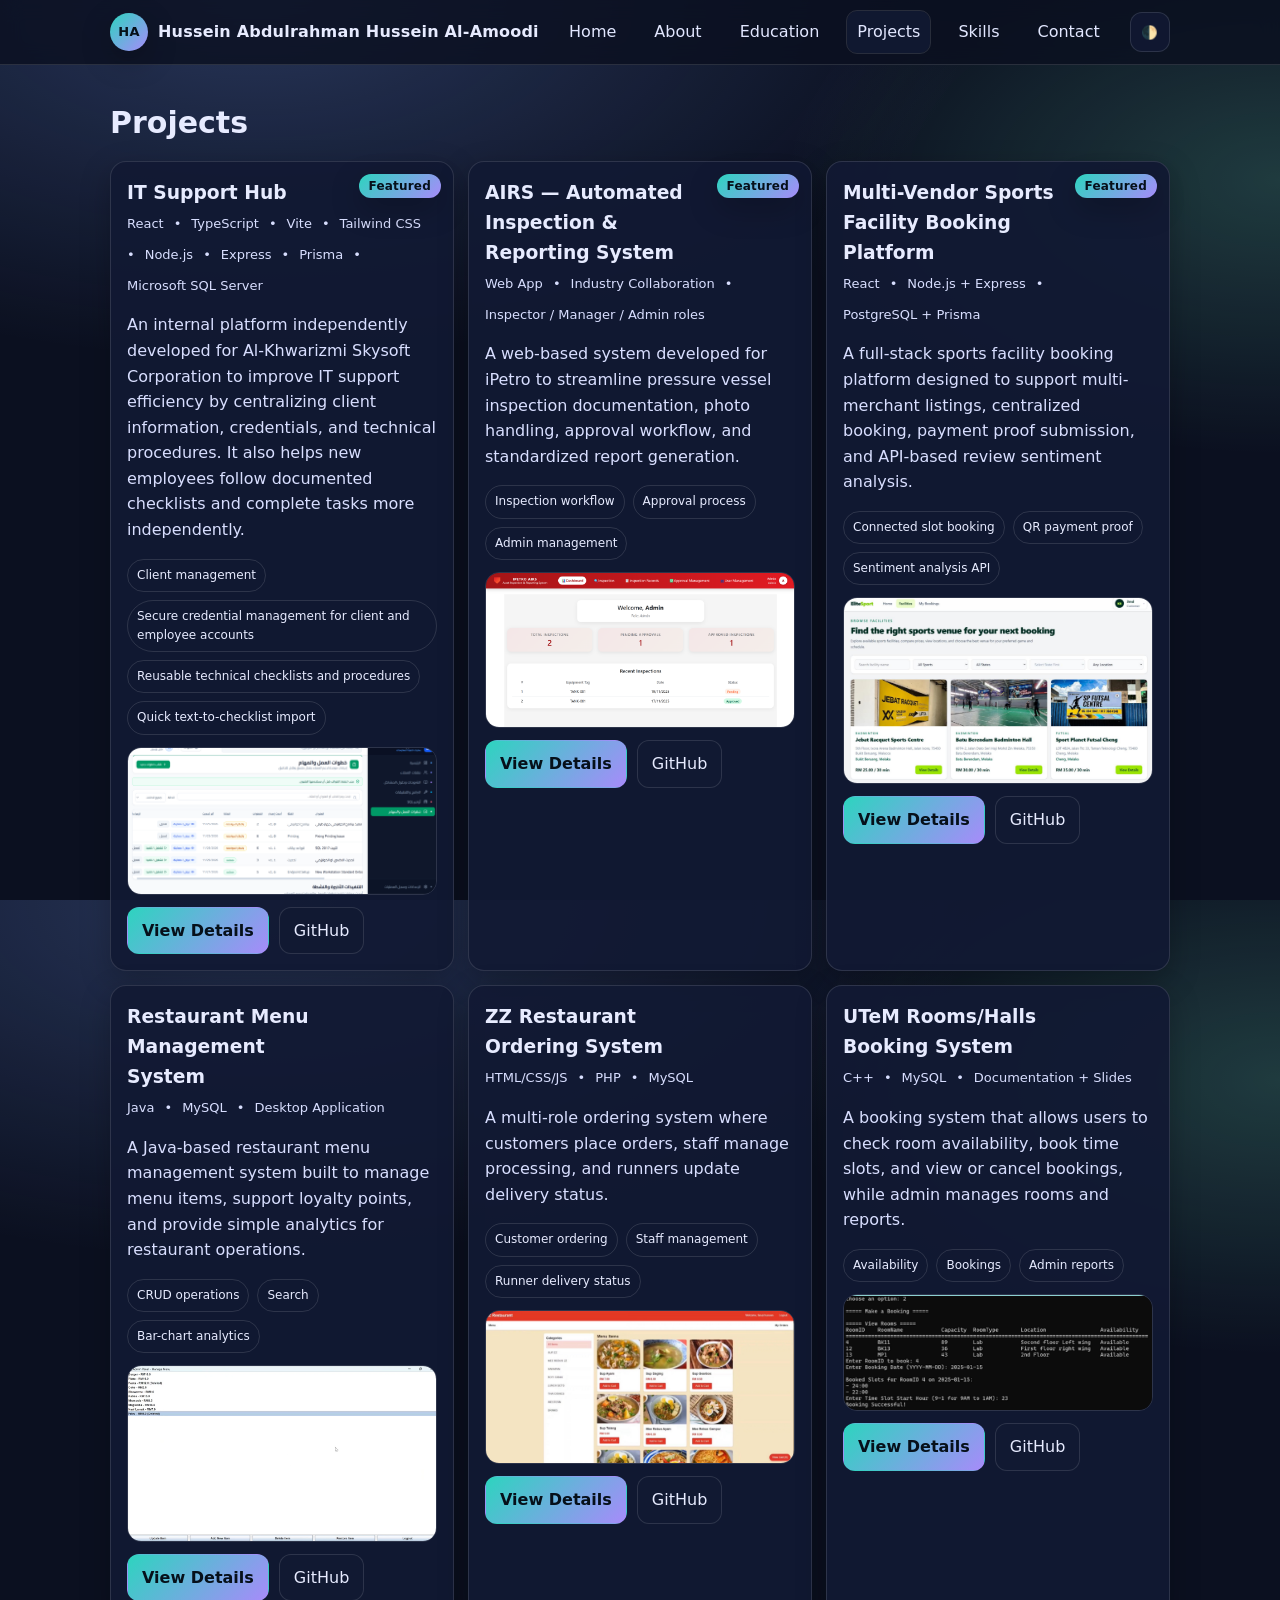
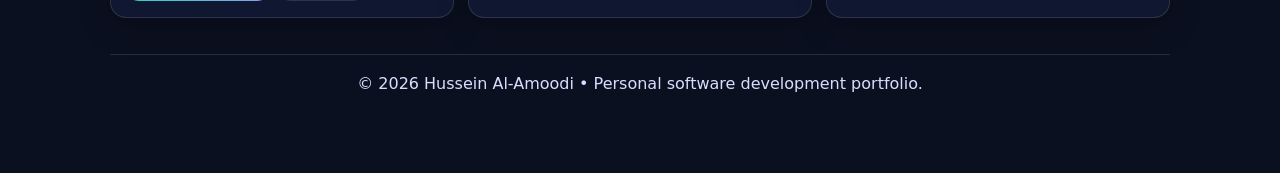
<file: projects.html>
<!doctype html>
<html lang="en" data-theme="dark">
<head>
  <meta charset="utf-8" />
  <meta name="viewport" content="width=device-width, initial-scale=1" />
  <title>Projects | Portfolio</title>
  <meta name="description" content="Projects page." />
  <link rel="stylesheet" href="style.css" />
</head>
<body>

<header>
  <div class="container nav">
    <a class="brand" href="index.html">
      <span class="badge" aria-hidden="true">HA</span>
      <span>Hussein Abdulrahman Hussein Al-Amoodi</span>
    </a>

    <nav class="navlinks" aria-label="Primary">
      <a class="" href="index.html">Home</a>
      <a class="" href="about.html">About</a>
      <a class="" href="education.html">Education</a>
      <a class="active" href="projects.html">Projects</a>
      <a class="" href="skills.html">Skills</a>
      <a class="" href="contact.html">Contact</a>
    </nav>

    <div class="actions">
      <button class="btn iconbtn hamburger" data-action="menu" aria-label="Menu">☰</button>
      <button class="btn iconbtn" data-action="theme" aria-label="Toggle theme">🌓</button>
    </div>
  </div>
</header>

<main>
  <div class="container">

    <div class="pagehead">
      <div>
        <h1>Projects</h1>
      </div>
    </div>

    <div class="three">
      <div class="card item">
        <span class="ribbon">Featured</span>
        <h3>IT Support Hub</h3>
        <div class="meta"><span>React</span> • <span>TypeScript</span> • <span>Vite</span> • <span>Tailwind CSS</span> • <span>Node.js</span> • <span>Express</span> • <span>Prisma</span> • <span>Microsoft SQL Server</span></div>
        <p class="muted">An internal platform independently developed for Al-Khwarizmi Skysoft Corporation to improve IT support efficiency by centralizing client information, credentials, and technical procedures. It also helps new employees follow documented checklists and complete tasks more independently.</p>
        <div class="tags">
          <span class="tag">Client management</span>
          <span class="tag">Secure credential management for client and employee accounts</span>
          <span class="tag">Reusable technical checklists and procedures</span>
          <span class="tag">Quick text-to-checklist import</span>
        </div>
        <div style="margin-top:12px; border-radius:14px; overflow:hidden; border:1px solid var(--line);">
          <img src="assets/projects/it-support-hub-1.png" alt="IT Support Hub screenshot" style="width:100%; display:block"/>
        </div>
        <div style="display:flex; gap:10px; flex-wrap:wrap; margin-top:12px">
          <a class="btn primary" href="project-detail.html#it-support-hub">View Details</a>
          <a class="btn" href="https://github.com/3mdd/it-support-hub" target="_blank" rel="noopener">GitHub</a>
        </div>
      </div>

      <div class="card item">
        <span class="ribbon">Featured</span>
        <h3>AIRS — Automated Inspection & Reporting System</h3>
        <div class="meta"><span>Web App</span> • <span>Industry Collaboration</span> • <span>Inspector / Manager / Admin roles</span></div>
        <p class="muted">A web-based system developed for iPetro to streamline pressure vessel inspection documentation, photo handling, approval workflow, and standardized report generation.</p>
        <div class="tags">
          <span class="tag">Inspection workflow</span>
          <span class="tag">Approval process</span>
          <span class="tag">Admin management</span>
        </div>
        <div style="margin-top:12px; border-radius:14px; overflow:hidden; border:1px solid var(--line);">
          <img src="assets/projects/airs_1.png" alt="AIRS screenshot" style="width:100%; display:block"/>
        </div>
        <div style="display:flex; gap:10px; flex-wrap:wrap; margin-top:12px">
          <a class="btn primary" href="project-detail.html#airs">View Details</a>
          <a class="btn" href="https://github.com/3mdd/AIRS" target="_blank" rel="noopener">GitHub</a>
        </div>
      </div>

      <div class="card item">
        <span class="ribbon">Featured</span>
        <h3>Multi-Vendor Sports Facility Booking Platform</h3>
        <div class="meta"><span>React</span> • <span>Node.js + Express</span> • <span>PostgreSQL + Prisma</span></div>
        <p class="muted">A full-stack sports facility booking platform designed to support multi-merchant listings, centralized booking, payment proof submission, and API-based review sentiment analysis.</p>
        <div class="tags">
          <span class="tag">Connected slot booking</span>
          <span class="tag">QR payment proof</span>
          <span class="tag">Sentiment analysis API</span>
        </div>
        <div style="margin-top:12px; border-radius:14px; overflow:hidden; border:1px solid var(--line);">
          <img src="assets/projects/sports_1.png" alt="Sports booking platform screenshot" style="width:100%; display:block"/>
        </div>
        <div style="display:flex; gap:10px; flex-wrap:wrap; margin-top:12px">
          <a class="btn primary" href="project-detail.html#sports-booking">View Details</a>
          <a class="btn" href="https://github.com/3mdd/sports-booking-platform" target="_blank" rel="noopener">GitHub</a>
        </div>
      </div>

      <div class="card item">
        <h3>Restaurant Menu Management System</h3>
        <div class="meta"><span>Java</span> • <span>MySQL</span> • <span>Desktop Application</span></div>
        <p class="muted">A Java-based restaurant menu management system built to manage menu items, support loyalty points, and provide simple analytics for restaurant operations.</p>
        <div class="tags">
          <span class="tag">CRUD operations</span>
          <span class="tag">Search</span>
          <span class="tag">Bar-chart analytics</span>
        </div>
        <div style="margin-top:12px; border-radius:14px; overflow:hidden; border:1px solid var(--line);">
          <img src="assets/projects/menu_1.png" alt="Restaurant menu management screenshot" style="width:100%; display:block"/>
        </div>
        <div style="display:flex; gap:10px; flex-wrap:wrap; margin-top:12px">
          <a class="btn primary" href="project-detail.html#menu-management">View Details</a>
          <a class="btn" href="https://github.com/3mdd/Restaurant_Menu_Management_System" target="_blank" rel="noopener">GitHub</a>
        </div>
      </div>

      <div class="card item">
        <h3>ZZ Restaurant Ordering System</h3>
        <div class="meta"><span>HTML/CSS/JS</span> • <span>PHP</span> • <span>MySQL</span></div>
        <p class="muted">A multi-role ordering system where customers place orders, staff manage processing, and runners update delivery status.</p>
        <div class="tags">
          <span class="tag">Customer ordering</span>
          <span class="tag">Staff management</span>
          <span class="tag">Runner delivery status</span>
        </div>
        <div style="margin-top:12px; border-radius:14px; overflow:hidden; border:1px solid var(--line);">
          <img src="assets/projects/zz_1.jpg" alt="ZZ Restaurant screenshot" style="width:100%; display:block"/>
        </div>
        <div style="display:flex; gap:10px; flex-wrap:wrap; margin-top:12px">
          <a class="btn primary" href="project-detail.html#zz">View Details</a>
          <a class="btn" href="https://github.com/3mdd/DAD-Project" target="_blank" rel="noopener">GitHub</a>
        </div>
      </div>

      <div class="card item">
        <h3>UTeM Rooms/Halls Booking System</h3>
        <div class="meta"><span>C++</span> • <span>MySQL</span> • <span>Documentation + Slides</span></div>
        <p class="muted">A booking system that allows users to check room availability, book time slots, and view or cancel bookings, while admin manages rooms and reports.</p>
        <div class="tags">
          <span class="tag">Availability</span>
          <span class="tag">Bookings</span>
          <span class="tag">Admin reports</span>
        </div>
        <div style="margin-top:12px; border-radius:14px; overflow:hidden; border:1px solid var(--line);">
          <img src="assets/projects/booking_1.png" alt="Booking system screenshot" style="width:100%; display:block"/>
        </div>
        <div style="display:flex; gap:10px; flex-wrap:wrap; margin-top:12px">
          <a class="btn primary" href="project-detail.html#booking">View Details</a>
          <a class="btn" href="https://github.com/3mdd/utem-room-booking-system" target="_blank" rel="noopener">GitHub</a>
        </div>
      </div>
    </div>

    <div class="footer">© <span id="y"></span> Hussein Al-Amoodi • Personal software development portfolio.</div>
  </div>
</main>
<button id="backToTop" class="btn backToTop" aria-label="Back to top">↑</button>

<script src="script.js"></script>
<script>document.getElementById('y').textContent = new Date().getFullYear();</script>
</body>
</html>
</file>
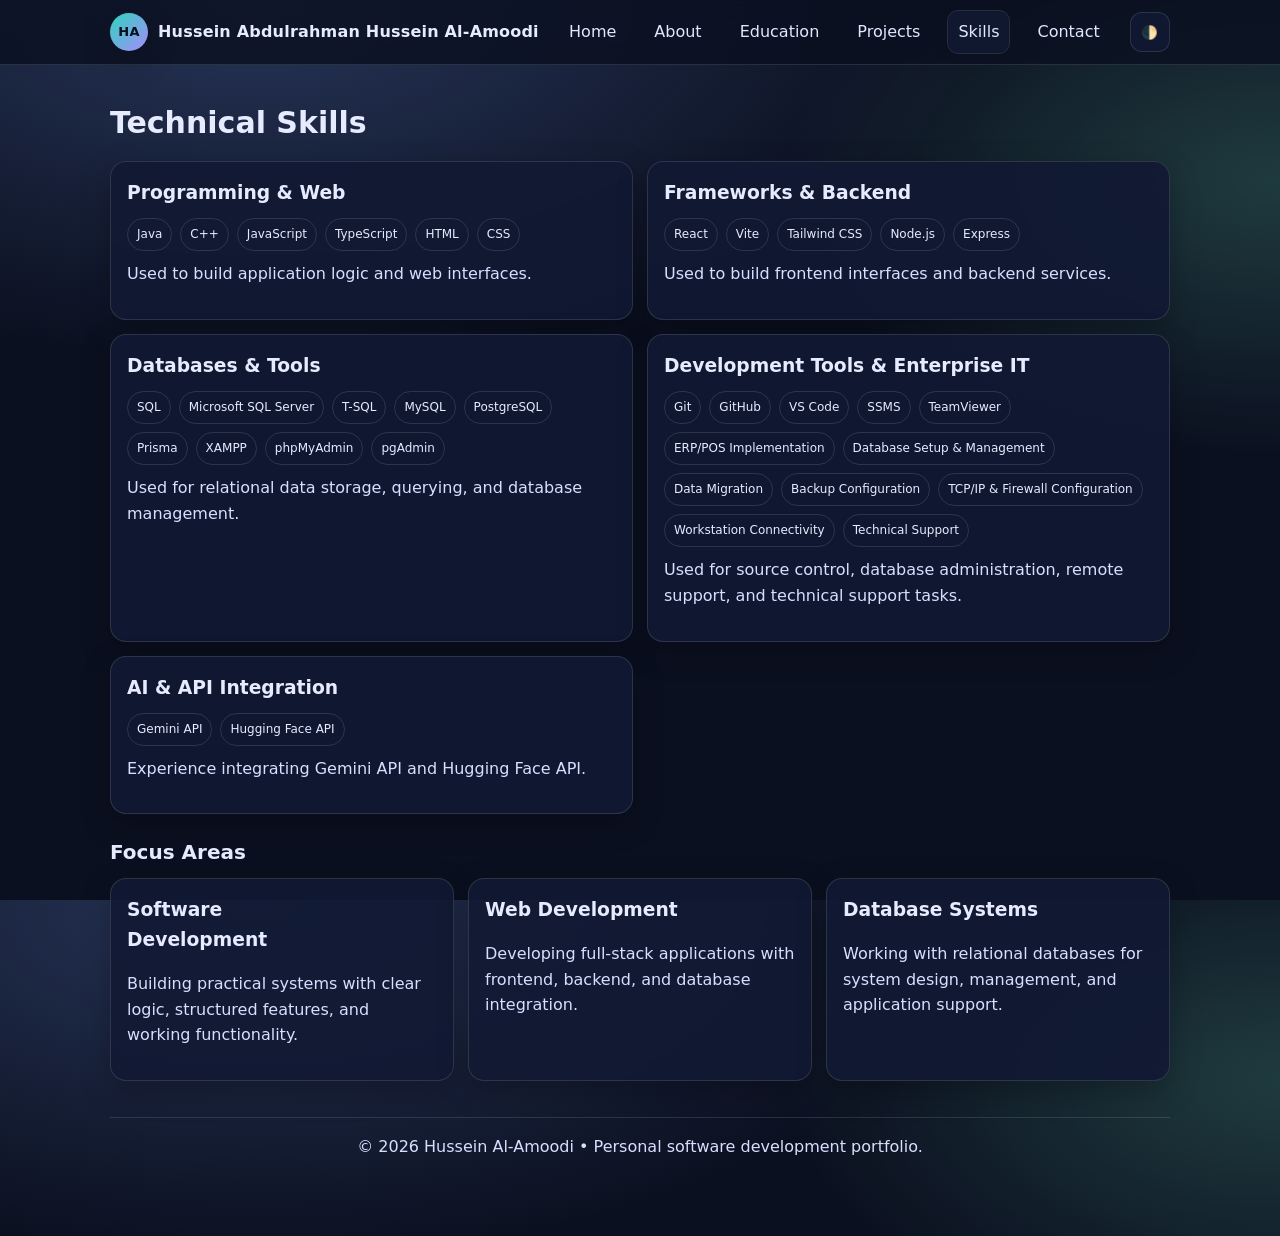
<file: skills.html>
<!doctype html>
<html lang="en" data-theme="dark">
<head>
  <meta charset="utf-8" />
  <meta name="viewport" content="width=device-width, initial-scale=1" />
  <title>Skills | Portfolio</title>
  <meta name="description" content="Skills page." />
  <link rel="stylesheet" href="style.css" />
</head>
<body>

<header>
  <div class="container nav">
    <a class="brand" href="index.html">
      <span class="badge" aria-hidden="true">HA</span>
      <span>Hussein Abdulrahman Hussein Al-Amoodi</span>
    </a>

    <nav class="navlinks" aria-label="Primary">
      <a class="" href="index.html">Home</a>
      <a class="" href="about.html">About</a>
      <a class="" href="education.html">Education</a>
      <a class="" href="projects.html">Projects</a>
      <a class="active" href="skills.html">Skills</a>
      <a class="" href="contact.html">Contact</a>
    </nav>

    <div class="actions">
      <button class="btn iconbtn hamburger" data-action="menu" aria-label="Menu">☰</button>
      <button class="btn iconbtn" data-action="theme" aria-label="Toggle theme">🌓</button>
    </div>
  </div>
</header>

<main>
  <div class="container">

    <div class="pagehead">
      <div>
        <h1>Technical Skills</h1>
      </div>
    </div>

    <div class="two">
      <div class="card item">
        <h3>Programming & Web</h3>
        <div class="tags">
          <span class="tag">Java</span>
          <span class="tag">C++</span>
          <span class="tag">JavaScript</span>
          <span class="tag">TypeScript</span>
          <span class="tag">HTML</span>
          <span class="tag">CSS</span>
        </div>
        <p class="muted" style="margin-top:10px">
          Used to build application logic and web interfaces.
        </p>
      </div>

      <div class="card item">
        <h3>Frameworks & Backend</h3>
        <div class="tags">
          <span class="tag">React</span>
          <span class="tag">Vite</span>
          <span class="tag">Tailwind CSS</span>
          <span class="tag">Node.js</span>
          <span class="tag">Express</span>
        </div>
        <p class="muted" style="margin-top:10px">
          Used to build frontend interfaces and backend services.
        </p>
      </div>
    </div>

    <div class="two" style="margin-top:14px">
      <div class="card item">
        <h3>Databases & Tools</h3>
        <div class="tags">
          <span class="tag">SQL</span>
          <span class="tag">Microsoft SQL Server</span>
          <span class="tag">T-SQL</span>
          <span class="tag">MySQL</span>
          <span class="tag">PostgreSQL</span>
          <span class="tag">Prisma</span>
          <span class="tag">XAMPP</span>
          <span class="tag">phpMyAdmin</span>
          <span class="tag">pgAdmin</span>
        </div>
        <p class="muted" style="margin-top:10px">
          Used for relational data storage, querying, and database management.
        </p>
      </div>

      <div class="card item">
        <h3>Development Tools &amp; Enterprise IT</h3>
        <div class="tags">
          <span class="tag">Git</span>
          <span class="tag">GitHub</span>
          <span class="tag">VS Code</span>
          <span class="tag">SSMS</span>
          <span class="tag">TeamViewer</span>
          <span class="tag">ERP/POS Implementation</span>
          <span class="tag">Database Setup &amp; Management</span>
          <span class="tag">Data Migration</span>
          <span class="tag">Backup Configuration</span>
          <span class="tag">TCP/IP &amp; Firewall Configuration</span>
          <span class="tag">Workstation Connectivity</span>
          <span class="tag">Technical Support</span>
        </div>
        <p class="muted" style="margin-top:10px">
          Used for source control, database administration, remote support, and technical support tasks.
        </p>
      </div>
    </div>

    <div class="two" style="margin-top:14px">
      <div class="card item">
        <h3>AI &amp; API Integration</h3>
        <div class="tags">
          <span class="tag">Gemini API</span>
          <span class="tag">Hugging Face API</span>
        </div>
        <p class="muted" style="margin-top:10px">
          Experience integrating Gemini API and Hugging Face API.
        </p>
      </div>
    </div>

    <div class="section">
      <h2>Focus Areas</h2>
      <div class="three">
        <div class="card item">
          <h3>Software Development</h3>
          <p class="muted">Building practical systems with clear logic, structured features, and working functionality.</p>
        </div>
        <div class="card item">
          <h3>Web Development</h3>
          <p class="muted">Developing full-stack applications with frontend, backend, and database integration.</p>
        </div>
        <div class="card item">
          <h3>Database Systems</h3>
          <p class="muted">Working with relational databases for system design, management, and application support.</p>
        </div>
      </div>
    </div>

    <div class="footer">© <span id="y"></span> Hussein Al-Amoodi • Personal software development portfolio.</div>
  </div>
</main>
<script src="script.js"></script>
<script>document.getElementById('y').textContent = new Date().getFullYear();</script>
</body>
</html>
</file>
<file: style.css>
:root{
  --bg:#0b1020;
  --panel:#121a33;
  --text:#e7ebff;
  --muted:#b7c0ff;
   --brand: #2dd4bf;
--brand2:#a78bfa;
  --line:rgba(255,255,255,.12);
  --shadow: 0 10px 30px rgba(0,0,0,.25);
  --radius:16px;
  --max:1100px;
  --font: system-ui, -apple-system, Segoe UI, Roboto, Arial, sans-serif;
}

[data-theme="light"]{
  --bg:#f6f7fb;
  --panel:#ffffff;
  --text:#0c1224;
  --muted:#49506a;
   --brand:#14b8a6;
--brand2:#8b5cf6;
  --line:rgba(0,0,0,.12);
  --shadow: 0 10px 30px rgba(10,15,35,.10);
}

*{box-sizing:border-box}
html,body{height:100%}
body{
  margin:0;
  font-family:var(--font);
  background: radial-gradient(1200px 600px at 20% 0%, rgba(122,162,255,.25), transparent 60%),
              radial-gradient(900px 500px at 100% 20%, rgba(123,255,203,.18), transparent 55%),
              var(--bg);
  color:var(--text);
  line-height:1.6;
}

a{color:inherit; text-decoration:none}
.container{max-width:var(--max); margin:0 auto; padding:0 20px}
header{
  position:sticky; top:0; z-index:50;
  backdrop-filter: blur(10px);
  background: color-mix(in oklab, var(--bg) 80%, transparent);
  border-bottom:1px solid var(--line);
}
.nav{
  display:flex; align-items:center; justify-content:space-between;
  height:64px;
}
.brand{display:flex; gap:10px; align-items:center; font-weight:800; letter-spacing:.2px}
.badge{
  width: 38px;
  height: 38px;
  border-radius: 999px;     /* circle */
  display: grid;
  place-items: center;
  font-weight: 900;
  font-size: 13px;
  color: #06101a;
  background: linear-gradient(135deg, var(--brand), var(--brand2));
  box-shadow: var(--shadow);
}
.navlinks{display:flex; gap:18px; align-items:center}
.navlinks a{
  padding:8px 10px; border-radius:10px;
  color: color-mix(in oklab, var(--text) 90%, var(--muted));
}
.navlinks a.active, .navlinks a:hover{
  background: color-mix(in oklab, var(--panel) 85%, transparent);
  outline:1px solid var(--line);
}
.actions{display:flex; gap:10px; align-items:center}
.btn{
  display:inline-flex; align-items:center; justify-content:center;
  padding:10px 14px; border-radius:12px;
  border:1px solid var(--line);
  background: color-mix(in oklab, var(--panel) 88%, transparent);
  color:var(--text);
  box-shadow: none;
  cursor:pointer;
  transition: transform .08s ease, background .2s ease, border-color .2s ease;
}
.btn:hover{transform: translateY(-1px); border-color: color-mix(in oklab, var(--brand) 45%, var(--line))}
.btn.primary{
  background: linear-gradient(135deg, var(--brand), var(--brand2));
  border-color: transparent;
  color:#06101a;
  font-weight:700;
}
.btn.primary:hover{transform: translateY(-1px) scale(1.01)}
.iconbtn{width:40px; height:40px; padding:0; border-radius:12px}
main{padding:34px 0 60px}
.hero{
  display:grid; grid-template-columns: 1.2fr .8fr; gap:22px;
  align-items:stretch;
}
.card{
  background: color-mix(in oklab, var(--panel) 92%, transparent);
  border:1px solid var(--line);
  border-radius:var(--radius);
  box-shadow:var(--shadow);
}
.hero .left{padding:26px}
.hero h1{margin:0 0 6px; font-size: clamp(28px, 4vw, 44px); line-height:1.15}
.hero p{margin:0 0 16px; color: color-mix(in oklab, var(--text) 82%, var(--muted))}
.pills{display:flex; flex-wrap:wrap; gap:10px; margin-top:14px}
.pill{
  font-size:13px; padding:7px 10px; border-radius:999px;
  border:1px solid var(--line);
  background: color-mix(in oklab, var(--panel) 86%, transparent);
  color: color-mix(in oklab, var(--text) 88%, var(--muted));
}
.hero .right{padding:18px; display:flex; flex-direction:column; gap:12px}
.photo{
  aspect-ratio: 4/3;
  border-radius: 14px;
  border:1px dashed var(--line);
  display:grid; place-items:center;
  color: color-mix(in oklab, var(--text) 70%, var(--muted));
  background: color-mix(in oklab, var(--panel) 80%, transparent);
}
.section{margin-top:22px}
.section h2{margin:0 0 10px; font-size:20px}
.grid{
  display:grid; grid-template-columns: repeat(3, 1fr); gap:14px;
}
.small{padding:14px}
.kpi{font-weight:800; font-size:20px}
.muted{color: color-mix(in oklab, var(--text) 70%, var(--muted))}
.footer{
  margin-top:36px; padding:16px; text-align:center;
  color: color-mix(in oklab, var(--text) 70%, var(--muted));
  border-top:1px solid var(--line);
}

.pagehead{display:flex; justify-content:space-between; align-items:flex-end; gap:16px; margin-bottom:14px}
.pagehead h1{margin:0; font-size:30px}
.pagehead p{margin:0; color: color-mix(in oklab, var(--text) 78%, var(--muted))}

.list{display:grid; gap:12px}
.item{padding:16px}
.item h3{margin:0 0 6px}
.item .meta{display:flex; flex-wrap:wrap; gap:10px; font-size:13px; color: color-mix(in oklab, var(--text) 70%, var(--muted))}
.tags{display:flex; flex-wrap:wrap; gap:8px; margin-top:10px}
.tag{font-size:12px; padding:6px 9px; border-radius:999px; border:1px solid var(--line)}
.two{display:grid; grid-template-columns:1fr 1fr; gap:14px}
.three{display:grid; grid-template-columns:repeat(3,1fr); gap:14px}

.timeline{display:grid; gap:12px}
.trow{padding:16px; display:grid; gap:6px}
.trow .top{display:flex; justify-content:space-between; gap:10px; flex-wrap:wrap}
.trow .when{font-size:13px; color: color-mix(in oklab, var(--text) 70%, var(--muted))}

.form{display:grid; gap:10px}
input, textarea{
  width:100%;
  padding:12px 12px;
  border-radius:12px;
  border:1px solid var(--line);
  background: color-mix(in oklab, var(--panel) 88%, transparent);
  color:var(--text);
  outline:none;
}
textarea{min-height:120px; resize:vertical}
.help{font-size:13px; color: color-mix(in oklab, var(--text) 70%, var(--muted))}

/* modal */
.modalbackdrop{
  position:fixed; inset:0; display:none;
  background:rgba(0,0,0,.55);
  align-items:center; justify-content:center;
  padding:16px;
}
.modal{
  max-width:760px; width:100%;
  border-radius:16px;
  border:1px solid var(--line);
  background: var(--panel);
  box-shadow: var(--shadow);
  padding:16px;
}
.modal .mhead{display:flex; justify-content:space-between; align-items:center; gap:10px}
.modal .mhead h3{margin:0}
.modal .mbody{margin-top:10px; color: color-mix(in oklab, var(--text) 88%, var(--muted))}
.modal .preview{
  margin-top:12px;
  border:1px dashed var(--line);
  border-radius:14px;
  aspect-ratio: 16/9;
  display:grid; place-items:center;
  background: color-mix(in oklab, var(--panel) 86%, transparent);
  color: color-mix(in oklab, var(--text) 70%, var(--muted));
}

/* responsive */
.hamburger{display:none}
@media (max-width: 920px){
  .hero{grid-template-columns:1fr}
  .grid{grid-template-columns:1fr}
  .two{grid-template-columns:1fr}
  .three{grid-template-columns:1fr}
}
@media (max-width: 760px){
  .navlinks{
    position:fixed; top:64px; left:0; right:0;
    display:none; flex-direction:column; gap:0;
    background: color-mix(in oklab, var(--bg) 92%, transparent);
    border-bottom:1px solid var(--line);
    padding:10px;
  }
  .navlinks a{width:100%}
  .hamburger{display:inline-flex}
}

/* --- Avatar badge --- */
.avatarWrap{
  width: 220px;
  height: 220px;
  margin: 0 auto;
  border-radius: 999px;
  position: relative;
  padding: 10px;
  background: linear-gradient(135deg, var(--brand), var(--brand2));
  box-shadow: 0 18px 50px rgba(0,0,0,.35);
}

.avatarWrap::after{
  content:"";
  position:absolute;
  inset:-10px;
  border-radius:999px;
  background: linear-gradient(135deg, var(--brand), var(--brand2));
  opacity: .18;
  filter: blur(18px);
  z-index: 0;
}

.avatarImg{
  width: 100%;
  height: 100%;
  border-radius: 999px;
  object-fit: cover;
  background: color-mix(in oklab, var(--panel) 92%, transparent);
  border: 2px solid rgba(255,255,255,.25);
  position: relative;
  z-index: 1;
}

.avatarImg { object-position: 50% 20%; }

/* Featured ribbon (fixed) */
.card.item { position: relative; }

.ribbon{
  position: absolute;
  top: 12px;
  right: 12px;
  z-index: 5;

  padding: 6px 10px;
  border-radius: 999px;

  font-size: 12px;
  font-weight: 800;
  letter-spacing: .2px;
  line-height: 1;

  color: #06101a;
  background: linear-gradient(135deg, var(--brand), var(--brand2));
  box-shadow: var(--shadow);
}

/* Give the title a bit of space so it never collides with the badge */
.card.item h3{
  padding-right: 90px;
}

/* Back to top button */
.backToTop{
  position: fixed;
  right: 18px;
  bottom: 18px;
  width: 46px;
  height: 46px;
  padding: 0;
  border-radius: 14px;
  display: none;      /* hidden by default */
  z-index: 1000;
}
</file>
